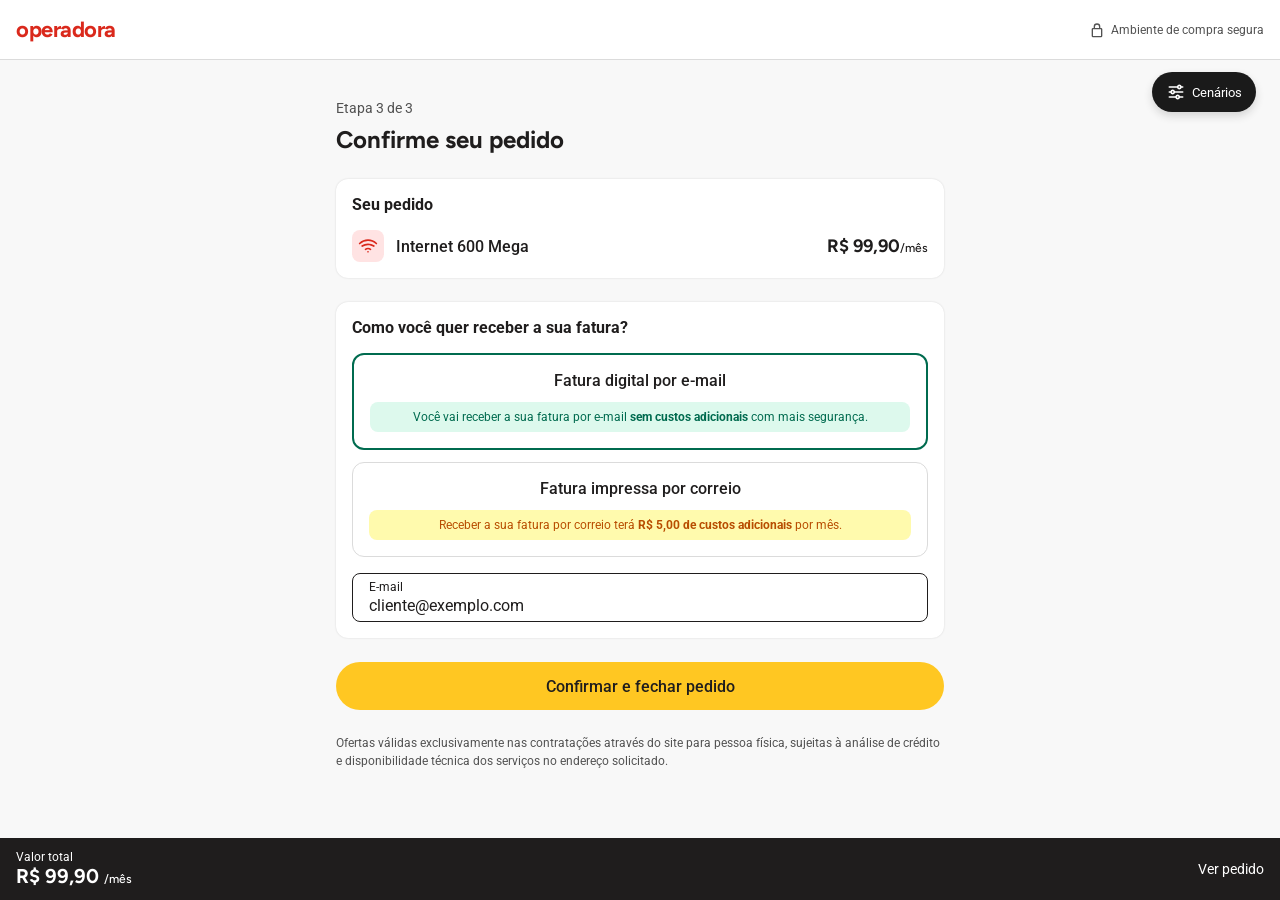
<file: prototipo-analise-credito/index.html>
<!doctype html>
<html lang="pt-BR">
<head>
  <meta charset="utf-8">
  <meta name="viewport" content="width=device-width, initial-scale=1">
  <meta name="robots" content="noindex, nofollow">
  <title>Análise de crédito — protótipo navegável</title>
  <link rel="stylesheet" href="css/tokens.css">
  <link rel="stylesheet" href="css/styles.css">
</head>
<body>

<svg xmlns="http://www.w3.org/2000/svg" style="display:none" aria-hidden="true">
  <symbol id="i-close" viewBox="0 0 24 24"><path fill="currentColor" d="M12 23C18.07 23 23 18.07 23 12S18.07 1 12 1 1 5.93 1 12s4.93 11 11 11Zm0-20c4.96 0 9 4.04 9 9s-4.04 9-9 9-9-4.04-9-9 4.04-9 9-9Z"/><path fill="currentColor" d="M8.29 15.71a1 1 0 0 0 1.41 0L12 13.41l2.29 2.3a1 1 0 0 0 1.41-1.41L13.41 12l2.29-2.29a1 1 0 0 0-1.41-1.42L12 10.59 9.71 8.3a1 1 0 0 0-1.42 1.4L10.59 12l-2.3 2.29a1 1 0 0 0 0 1.42Z"/></symbol>
  <symbol id="i-check-circle" viewBox="0 0 24 24"><path fill="currentColor" d="M12 1C5.93 1 1 5.93 1 12s4.93 11 11 11 11-4.93 11-11S18.07 1 12 1Zm0 20c-4.96 0-9-4.04-9-9s4.04-9 9-9 9 4.04 9 9-4.04 9-9 9Z"/><path fill="currentColor" d="m15.29 8.29-4.79 4.8-1.79-1.79a1 1 0 0 0-1.41 1.41l2.5 2.5a1 1 0 0 0 1.41 0l5.5-5.5a1 1 0 1 0-1.42-1.42Z"/></symbol>
  <symbol id="i-error" viewBox="0 0 24 24"><path fill="currentColor" d="M12 1C5.93 1 1 5.93 1 12s4.93 11 11 11 11-4.93 11-11S18.07 1 12 1Zm0 20c-4.96 0-9-4.04-9-9s4.04-9 9-9 9 4.04 9 9-4.04 9-9 9Z"/><path fill="currentColor" d="M15.71 8.29a1 1 0 0 0-1.42 0L12 10.59 9.71 8.29a1 1 0 0 0-1.42 1.42L10.59 12l-2.3 2.29a1 1 0 1 0 1.42 1.42L12 13.41l2.29 2.3a1 1 0 0 0 1.42-1.42L13.41 12l2.3-2.29a1 1 0 0 0 0-1.42Z"/></symbol>
  <symbol id="i-home" viewBox="0 0 24 24"><path fill="currentColor" d="M21.6 9.2 12.6 2.2a1 1 0 0 0-1.2 0l-9 7A1 1 0 0 0 2 10v11a2 2 0 0 0 2 2h16a2 2 0 0 0 2-2V10a1 1 0 0 0-.4-.8ZM14 21h-4v-7h4v7Zm6 0h-4v-8a1 1 0 0 0-1-1H9a1 1 0 0 0-1 1v8H4V10.5l8-6.23 8 6.23V21Z"/></symbol>
  <symbol id="i-location" viewBox="0 0 24 24"><path fill="currentColor" d="M18.37 3.7A8.9 8.9 0 0 0 12 1a8.9 8.9 0 0 0-6.37 2.7A9.16 9.16 0 0 0 3 10.18c0 6.81 8.09 12.41 8.44 12.64a1 1 0 0 0 1.12 0C12.91 22.59 21 17 21 10.18a9.16 9.16 0 0 0-2.63-6.48ZM12 20.76C10.25 19.42 5 15 5 10.18c0-1.9.75-3.75 2.06-5.09A6.9 6.9 0 0 1 12 3c1.87 0 3.62.74 4.94 2.1A7.2 7.2 0 0 1 19 10.18C19 15 13.75 19.42 12 20.76Z"/><path fill="currentColor" d="M12 6a4 4 0 1 0 0 8 4 4 0 0 0 0-8Zm0 6a2 2 0 1 1 0-4 2 2 0 0 1 0 4Z"/></symbol>
  <symbol id="i-wifi" viewBox="0 0 24 24"><path fill="currentColor" d="M2.68 9.73A13.6 13.6 0 0 1 12 6c3.42 0 6.74 1.32 9.32 3.73a1 1 0 1 0 1.36-1.46A15.6 15.6 0 0 0 12 4C8.06 4 4.26 5.52 1.32 8.27a1 1 0 1 0 1.36 1.46Z"/><path fill="currentColor" d="M5.55 12.84A12 12 0 0 1 12 11c2.38 0 4.66.66 6.45 1.84a1 1 0 0 0 1.1-1.68A14 14 0 0 0 12 9a14 14 0 0 0-7.55 2.16 1 1 0 1 0 1.1 1.68Z"/><path fill="currentColor" d="M12 16c-.86 0-1.7.28-2.4.8a1 1 0 1 1-1.2-1.6A6 6 0 0 1 12 14c1.3 0 2.55.42 3.6 1.2a1 1 0 0 1-1.2 1.6A4 4 0 0 0 12 16Zm0 2a1 1 0 1 0 0 2h.01a1 1 0 1 0 0-2H12Z"/></symbol>
  <symbol id="i-phone" viewBox="0 0 24 24"><path fill="currentColor" d="M7 2a3 3 0 0 0-3 3v14a3 3 0 0 0 3 3h10a3 3 0 0 0 3-3V5a3 3 0 0 0-3-3H7Zm0 2h10a1 1 0 0 1 1 1v14a1 1 0 0 1-1 1H7a1 1 0 0 1-1-1V5a1 1 0 0 1 1-1Zm3 1a1 1 0 0 0 0 2h4a1 1 0 1 0 0-2h-4Zm2 11a1.5 1.5 0 1 0 0 3 1.5 1.5 0 0 0 0-3Z"/></symbol>
  <symbol id="i-tag" viewBox="0 0 24 24"><path fill="currentColor" d="M21.41 11.58 12.41 2.58A2 2 0 0 0 11 2H4a2 2 0 0 0-2 2v7c0 .53.21 1.04.59 1.41l9 9a2 2 0 0 0 2.82 0l7-7a2 2 0 0 0 0-2.83ZM13 20l-9-9V4h7l9 9-7 7Z"/><circle fill="currentColor" cx="7.5" cy="7.5" r="1.5"/></symbol>
  <symbol id="i-lock" viewBox="0 0 24 24"><path fill="currentColor" d="M18 9h-1V7A5 5 0 0 0 7 7v2H6a2 2 0 0 0-2 2v10a2 2 0 0 0 2 2h12a2 2 0 0 0 2-2V11a2 2 0 0 0-2-2ZM9 7a3 3 0 0 1 6 0v2H9V7Zm9 14H6V11h12v10Z"/></symbol>
  <symbol id="i-sliders" viewBox="0 0 24 24"><path fill="currentColor" d="M4 7h9.17a3 3 0 0 0 5.66 0H20a1 1 0 1 0 0-2h-1.17a3 3 0 0 0-5.66 0H4a1 1 0 0 0 0 2Zm12-2a1 1 0 1 1 0 2 1 1 0 0 1 0-2ZM20 11h-9.17a3 3 0 0 0-5.66 0H4a1 1 0 1 0 0 2h1.17a3 3 0 0 0 5.66 0H20a1 1 0 1 0 0-2ZM8 13a1 1 0 1 1 0-2 1 1 0 0 1 0 2ZM20 17h-3.17a3 3 0 0 0-5.66 0H4a1 1 0 1 0 0 2h7.17a3 3 0 0 0 5.66 0H20a1 1 0 1 0 0-2Zm-6 2a1 1 0 1 1 0-2 1 1 0 0 1 0 2Z"/></symbol>
</svg>

<!-- ============ CHECKOUT (fundo) ============ -->
<div class="page" id="checkout">
  <header class="topbar">
    <span class="topbar__brand">operadora</span>
    <span class="topbar__secure"><svg class="ico" aria-hidden="true"><use href="#i-lock"/></svg> Ambiente de compra segura</span>
  </header>

  <main class="checkout">
    <p class="eyebrow">Etapa 3 de 3</p>
    <h1 class="checkout__title">Confirme seu pedido</h1>

    <section class="block">
      <h2 class="block__title">Seu pedido</h2>
      <div class="summary">
        <span class="summary__icon"><svg class="ico" aria-hidden="true"><use href="#i-wifi"/></svg></span>
        <span class="summary__name">Internet 600 Mega</span>
        <span class="summary__price">R$ 99,90<small>/mês</small></span>
      </div>
    </section>

    <section class="block">
      <h2 class="block__title">Como você quer receber a sua fatura?</h2>
      <div class="bill-options" role="radiogroup" aria-label="Forma de recebimento da fatura">
        <label class="bill is-selected">
          <input type="radio" name="bill" checked>
          <span class="bill__name">Fatura digital por e-mail</span>
          <span class="bill__note bill__note--success">Você vai receber a sua fatura por e-mail <strong>sem custos adicionais</strong> com mais segurança.</span>
        </label>
        <label class="bill">
          <input type="radio" name="bill">
          <span class="bill__name">Fatura impressa por correio</span>
          <span class="bill__note bill__note--warning">Receber a sua fatura por correio terá <strong>R$ 5,00 de custos adicionais</strong> por mês.</span>
        </label>
      </div>
      <div class="field is-filled field--static">
        <span class="field__label">E-mail</span>
        <span class="field__value">cliente@exemplo.com</span>
      </div>
    </section>

    <button class="btn btn--sale btn--block" id="btn-confirmar" type="button">Confirmar e fechar pedido</button>
    <p class="legal">Ofertas válidas exclusivamente nas contratações através do site para pessoa física, sujeitas à análise de crédito e disponibilidade técnica dos serviços no endereço solicitado.</p>
  </main>

  <footer class="sticky-total">
    <div>
      <span class="sticky-total__label">Valor total</span>
      <strong class="sticky-total__value">R$ 99,90 <small>/mês</small></strong>
    </div>
    <span class="sticky-total__link">Ver pedido</span>
  </footer>
</div>

<!-- ============ PÁGINAS DE CONCLUSÃO ============ -->
<div class="page page--result" id="result" hidden>
  <header class="topbar topbar--red"><span class="topbar__brand">operadora</span></header>
  <div class="result">
    <div class="result__card" id="result-card"></div>
    <button class="link-btn" type="button" data-action="restart">Recomeçar o protótipo</button>
  </div>
  <footer class="site-footer">Dados e marcas fictícios · protótipo de demonstração</footer>
</div>

<!-- ============ OVERLAY + MODAL / BOTTOM SHEET ============ -->
<div class="overlay" id="overlay" hidden>
  <div class="sheet" id="sheet" role="dialog" aria-modal="true" aria-labelledby="sheet-title" tabindex="-1"></div>
</div>

<!-- ============ LOADING GLOBAL ============ -->
<div class="global-loading" id="global-loading" hidden role="status" aria-live="polite">
  <span class="spinner spinner--lg" aria-hidden="true"></span>
  <span id="global-loading-text">Analisando seu pedido…</span>
</div>

<!-- ============ PAINEL DE CENÁRIOS (apresentação) ============ -->
<button class="scenario-toggle" id="scenario-toggle" type="button" aria-expanded="false" aria-controls="scenario-panel">
  <svg class="ico" aria-hidden="true"><use href="#i-sliders"/></svg> Cenários
</button>
<aside class="scenario-panel" id="scenario-panel" hidden aria-label="Cenários do protótipo">
  <p class="scenario-panel__title">Cenários do protótipo</p>
  <p class="scenario-panel__hint">Escolha as respostas simuladas antes de navegar.</p>
  <fieldset><legend>Análise de crédito</legend>
    <label><input type="radio" name="credito" value="reprovado" checked> Reprovado</label>
    <label><input type="radio" name="credito" value="aprovado"> Aprovado</label>
  </fieldset>
  <fieldset><legend>CPF do novo titular já está na base?</legend>
    <label><input type="radio" name="base" value="nao" checked> Não</label>
    <label><input type="radio" name="base" value="sim"> Sim</label>
  </fieldset>
  <fieldset><legend>API BVC (dados do titular)</legend>
    <label><input type="radio" name="bvc" value="ok" checked> Responde</label>
    <label><input type="radio" name="bvc" value="falha"> Falha</label>
  </fieldset>
  <fieldset><legend>Novo CPF aprovado?</legend>
    <label><input type="radio" name="novo" value="nao" checked> Não</label>
    <label><input type="radio" name="novo" value="sim"> Sim</label>
  </fieldset>
  <button class="btn btn--primary btn--block btn--sm" type="button" data-action="restart">Recomeçar do checkout</button>
</aside>

<script src="js/app.js"></script>
</body>
</html>
</file>
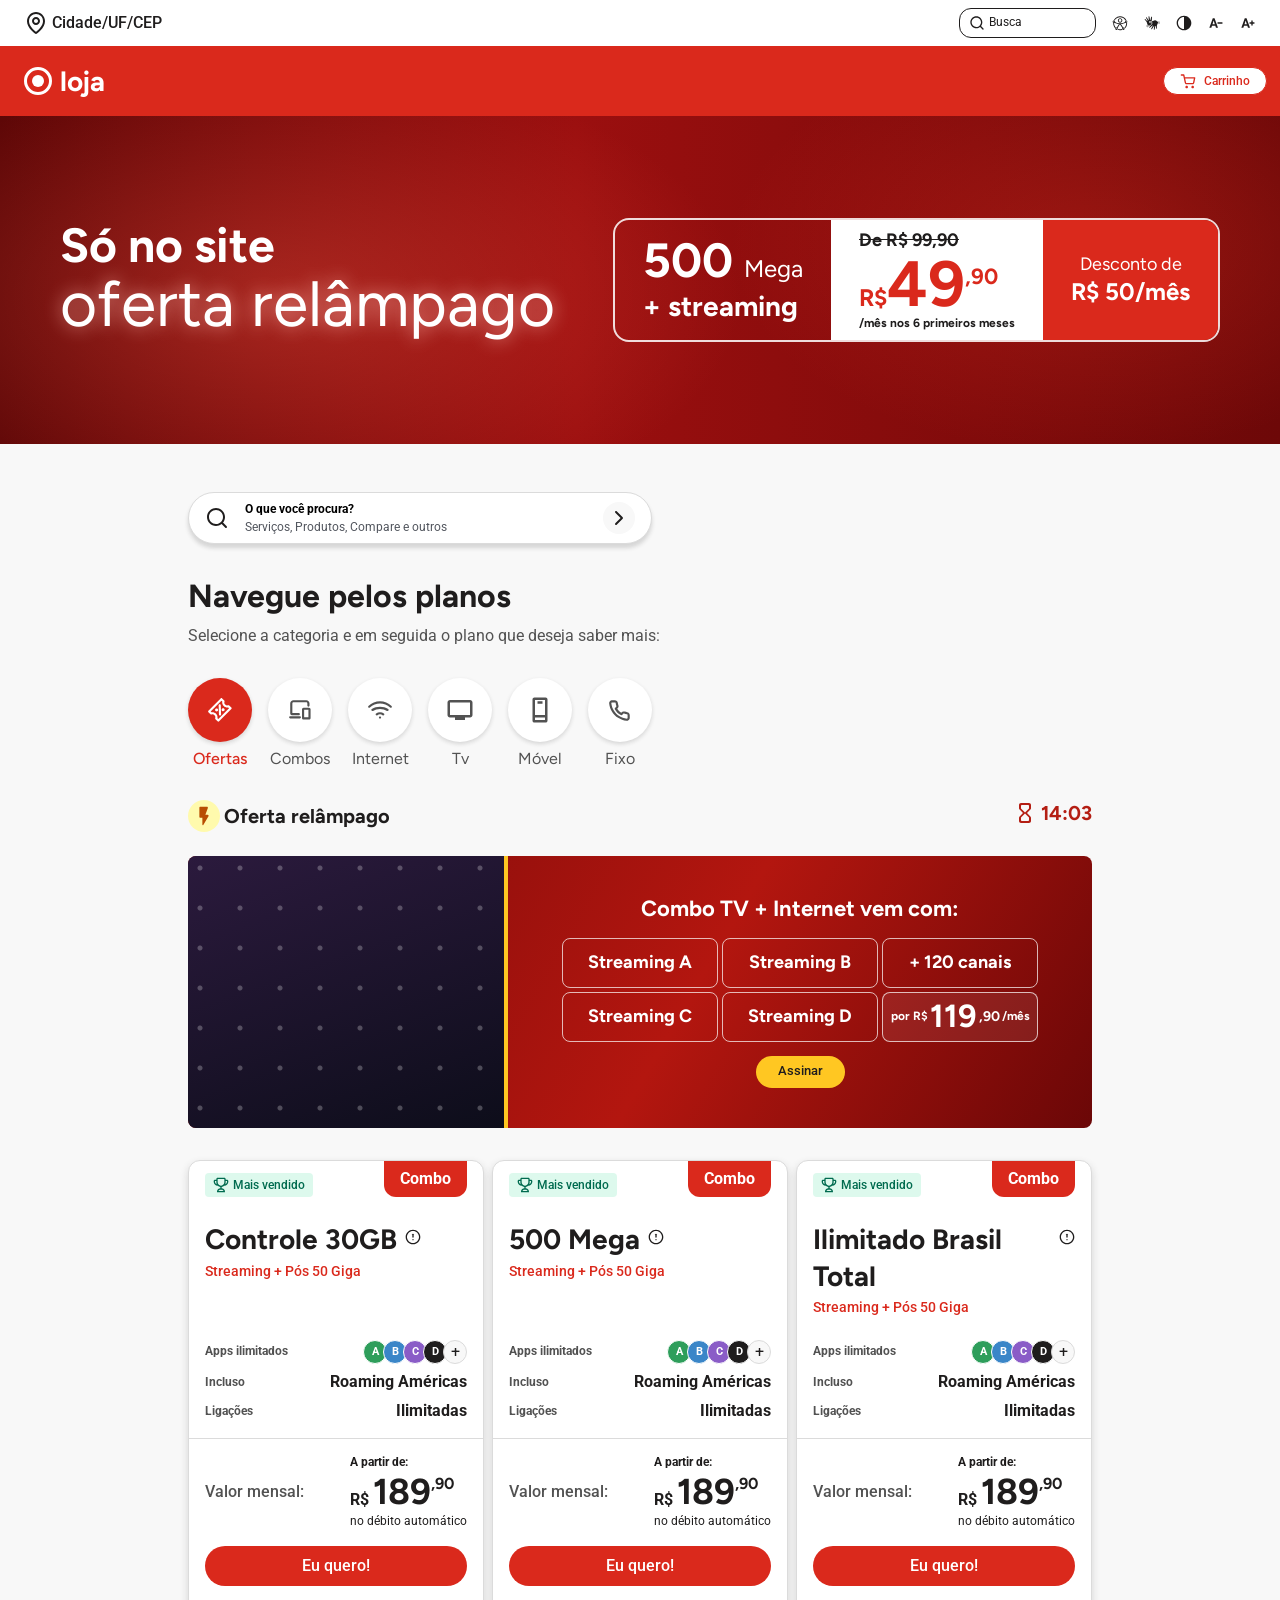
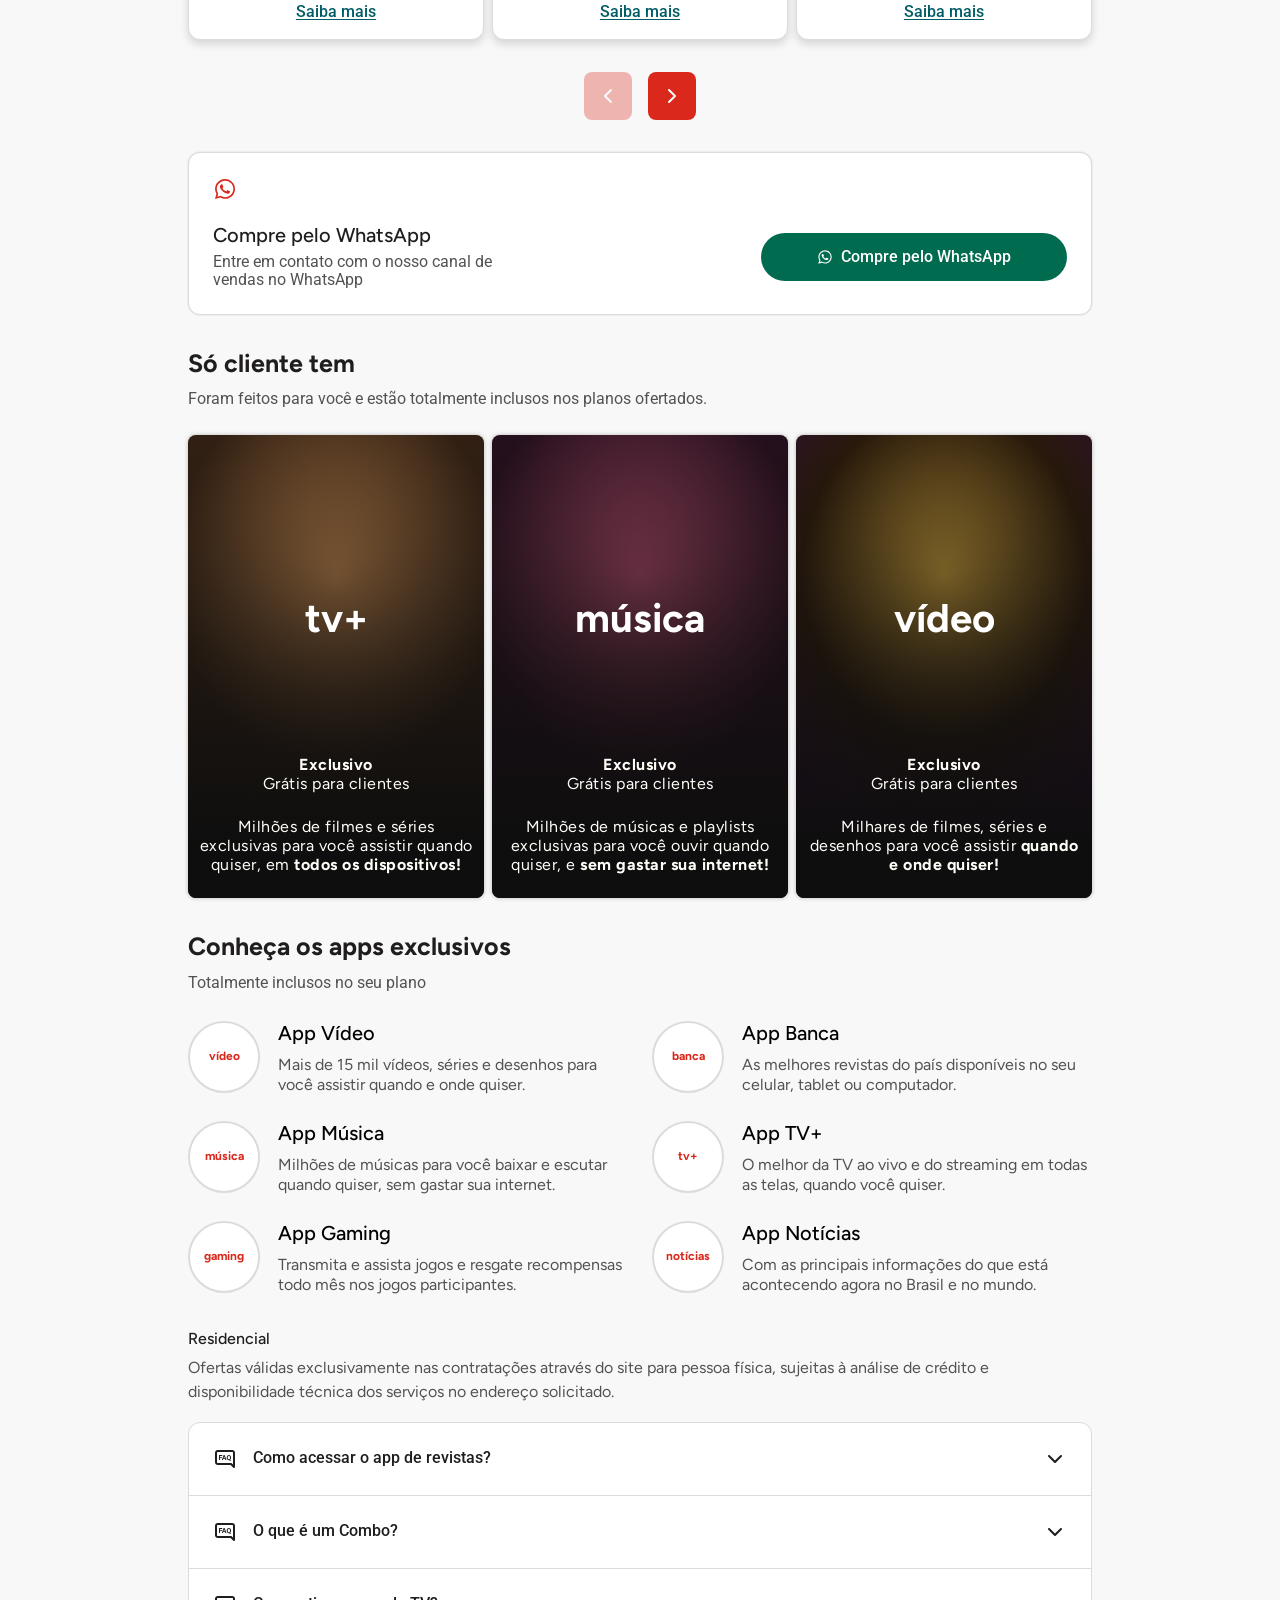
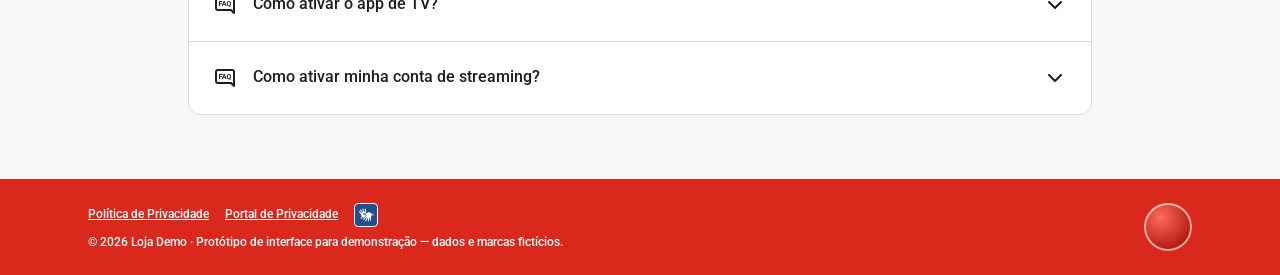
<file: prototipo-carrinho/index.html>
<!doctype html>
<html lang="pt-BR">
<head>
  <meta charset="utf-8">
  <meta name="viewport" content="width=device-width, initial-scale=1">
  <meta name="robots" content="noindex, nofollow">
  <title>Vitrine + Carrinho — protótipo de micro interações</title>
  <link rel="stylesheet" href="css/tokens.css">
  <link rel="stylesheet" href="css/styles.css">
  <link rel="stylesheet" href="css/responsive.css">
</head>
<body>

<!-- ============ SVG SPRITE (ícones exportados do Figma, fill = currentColor) ============ -->
<svg xmlns="http://www.w3.org/2000/svg" style="display:none" aria-hidden="true">
  <symbol id="i-close" viewBox="0 0 24 24"><path fill="currentColor" d="M12 23C18.07 23 23 18.07 23 12C23 5.93 18.07 1 12 1C5.93 1 1 5.93 1 12C1 18.07 5.93 23 12 23ZM12 3C16.96 3 21 7.04 21 12C21 16.96 16.96 21 12 21C7.04 21 3 16.96 3 12C3 7.04 7.04 3 12 3Z"/><path fill="currentColor" d="M8.29 15.71C8.68 16.1 9.31 16.1 9.7 15.71L12 13.41L14.29 15.71C14.68 16.1 15.31 16.1 15.7 15.71C16.09 15.32 16.09 14.69 15.7 14.3L13.41 12L15.7 9.71C16.09 9.32 16.09 8.69 15.7 8.3C15.51 8.1 15.26 8 15 8C14.74 8 14.49 8.1 14.29 8.29L12 10.59L9.71 8.3C9.51 8.1 9.26 8 9 8C8.74 8 8.49 8.1 8.29 8.29C7.9 8.68 7.9 9.31 8.29 9.7L10.59 12L8.3 14.29C7.9 14.68 7.9 15.32 8.29 15.71Z"/></symbol>
  <symbol id="i-trash" viewBox="0 0 16 16"><path fill="currentColor" d="M14 4.00004H11.3334V3.33337C11.3334 2.80004 11.1267 2.30004 10.7467 1.92004C10.3667 1.54004 9.86671 1.33337 9.33337 1.33337H6.66671C6.13337 1.33337 5.63337 1.54004 5.25337 1.92004C4.87337 2.30004 4.66671 2.80004 4.66671 3.33337V4.00004H2.00004C1.63337 4.00004 1.33337 4.30004 1.33337 4.66671C1.33337 5.03337 1.63337 5.33337 2.00004 5.33337H2.66671V12.6667C2.66671 13.2 2.87337 13.7 3.25337 14.08C3.63337 14.46 4.13337 14.6667 4.66671 14.6667H11.3334C11.8667 14.6667 12.3667 14.46 12.7467 14.08C13.1267 13.7 13.3334 13.2 13.3334 12.6667V5.33337H14C14.3667 5.33337 14.6667 5.03337 14.6667 4.66671C14.6667 4.30004 14.3667 4.00004 14 4.00004ZM6.00004 3.33337C6.00004 3.16004 6.07337 2.98671 6.19337 2.86004C6.32004 2.74004 6.49337 2.66671 6.66671 2.66671H9.33337C9.50671 2.66671 9.68004 2.74004 9.80671 2.86004C9.92671 2.98671 10 3.16004 10 3.33337V4.00004H6.00004V3.33337ZM12 12.6667C12 12.84 11.9267 13.0134 11.8067 13.14C11.6867 13.2667 11.5067 13.3334 11.3334 13.3334H4.66671C4.49337 13.3334 4.32004 13.26 4.19337 13.14C4.07337 13.0134 4.00004 12.84 4.00004 12.6667V5.33337H12V12.6667Z"/><path fill="currentColor" d="M6.66671 12C7.03337 12 7.33337 11.7 7.33337 11.3334V7.33337C7.33337 6.96671 7.03337 6.66671 6.66671 6.66671C6.30004 6.66671 6.00004 6.96671 6.00004 7.33337V11.3334C6.00004 11.7 6.30004 12 6.66671 12Z"/><path fill="currentColor" d="M9.33337 12C9.70004 12 10 11.7 10 11.3334V7.33337C10 6.96671 9.70004 6.66671 9.33337 6.66671C8.96671 6.66671 8.66671 6.96671 8.66671 7.33337V11.3334C8.66671 11.7 8.96671 12 9.33337 12Z"/></symbol>
  <symbol id="i-cel5g" viewBox="0 0 24 24"><path fill="currentColor" d="M7 2C5.34315 2 4 3.34315 4 5V19C4 20.6569 5.34315 22 7 22H11C11.5523 22 12 21.5523 12 21C12 20.4477 11.5523 20 11 20H7C6.44772 20 6 19.5523 6 19V5C6 4.44772 6.44772 4 7 4H15C15.5523 4 16 4.44772 16 5V14.782C16 15.3343 16.4477 15.782 17 15.782C17.5523 15.782 18 15.3343 18 14.782V5C18 3.34315 16.6569 2 15 2H7Z"/><path fill="currentColor" d="M10 5C9.44772 5 9 5.44772 9 6C9 6.55228 9.44772 7 10 7H12C12.5523 7 13 6.55228 13 6C13 5.44772 12.5523 5 12 5H10Z"/><path fill="currentColor" d="M12 17C12 17.5523 11.5523 18 11 18C10.4477 18 10 17.5523 10 17C10 16.4477 10.4477 16 11 16C11.5523 16 12 16.4477 12 17Z"/><path fill="currentColor" d="M16.58 19.786C16.344 19.59 16.016 19.492 15.596 19.492C15.512 19.492 15.374 19.5 15.182 19.516V18.592H16.79V17.86H14.432V20.278C14.776 20.214 15.06 20.182 15.284 20.182C15.512 20.182 15.688 20.222 15.812 20.302C15.94 20.382 16.004 20.506 16.004 20.674C16.004 20.91 15.872 21.084 15.608 21.196C15.348 21.304 14.956 21.358 14.432 21.358V22.072C15.232 22.072 15.848 21.954 16.28 21.718C16.716 21.478 16.934 21.112 16.934 20.62C16.934 20.256 16.816 19.978 16.58 19.786Z"/><path fill="currentColor" d="M20.0669 18.61C20.2549 18.638 20.4109 18.674 20.5349 18.718V17.932C20.2349 17.836 19.9009 17.788 19.5329 17.788C19.0849 17.788 18.7029 17.876 18.3869 18.052C18.0749 18.224 17.8389 18.472 17.6789 18.796C17.5189 19.116 17.4389 19.496 17.4389 19.936C17.4389 20.368 17.5149 20.746 17.6669 21.07C17.8229 21.39 18.0509 21.638 18.3509 21.814C18.6549 21.986 19.0249 22.072 19.4609 22.072C19.6369 22.072 19.8389 22.058 20.0669 22.03C20.2989 22.002 20.5049 21.964 20.6849 21.916V20.002H19.7969V21.286L19.5029 21.298C19.1229 21.298 18.8429 21.182 18.6629 20.95C18.4869 20.714 18.3989 20.374 18.3989 19.93C18.3989 19.018 18.7849 18.562 19.5569 18.562C19.7089 18.562 19.8789 18.578 20.0669 18.61Z"/></symbol>
  <symbol id="i-wifi" viewBox="0 0 24 24"><path fill="currentColor" d="M2.68228 9.7311C5.26468 7.32116 8.57836 6 12 6C15.4216 6 18.7353 7.32116 21.3177 9.7311C21.7215 10.1079 22.3543 10.086 22.7311 9.68227C23.1079 9.2785 23.0861 8.64571 22.6823 8.2689C19.7402 5.52335 15.9426 4 12 4C8.05737 4 4.25976 5.52335 1.31773 8.2689C0.913957 8.64571 0.892097 9.2785 1.26891 9.68227C1.64571 10.086 2.2785 10.1079 2.68228 9.7311Z"/><path fill="currentColor" d="M5.54953 12.8355C7.33744 11.6599 9.61979 11 12.0001 11C14.3804 11 16.6628 11.6599 18.4507 12.8355C18.9122 13.139 19.5322 13.0109 19.8357 12.5494C20.1391 12.088 20.011 11.4679 19.5495 11.1645C17.4068 9.75547 14.7353 9 12.0001 9C9.26488 9 6.59345 9.75547 4.45069 11.1645C3.98923 11.4679 3.86113 12.088 4.16457 12.5494C4.468 13.0109 5.08807 13.139 5.54953 12.8355Z"/><path fill="currentColor" d="M12.0001 16C11.1431 16 10.3029 16.2783 9.59606 16.803C9.15258 17.1321 8.52624 17.0395 8.19708 16.596C7.86792 16.1525 7.96059 15.5262 8.40407 15.197C9.45004 14.4207 10.7068 14 12.0001 14C13.2933 14 14.5501 14.4207 15.5961 15.197C16.0395 15.5262 16.1322 16.1525 15.803 16.596C15.4739 17.0395 14.8475 17.1321 14.4041 16.803C13.6972 16.2783 12.857 16 12.0001 16Z"/><path fill="currentColor" d="M12 18C11.4477 18 11 18.4477 11 19C11 19.5523 11.4477 20 12 20H12.01C12.5623 20 13.01 19.5523 13.01 19C13.01 18.4477 12.5623 18 12.01 18H12Z"/></symbol>
  <symbol id="i-fixo" viewBox="0 0 24 24"><path fill="currentColor" d="M20.3595 14.93C19.9295 14.42 19.3295 14.1 18.6595 14C17.9095 13.9 17.1795 13.72 16.4795 13.46C15.9995 13.28 15.4695 13.24 14.9595 13.35C14.4495 13.46 13.9895 13.71 13.6195 14.08L13.0895 14.61C11.6095 13.65 10.3395 12.38 9.37955 10.9L9.90955 10.37C10.2795 10 10.5295 9.54 10.6295 9.03C10.7395 8.52 10.6995 8 10.5195 7.51C10.2595 6.81 10.0695 6.08 9.97955 5.32C9.87955 4.68 9.54955 4.08 9.05955 3.65C8.55955 3.23 7.93955 3.02 7.26955 3H4.70955C4.32955 3 3.95955 3.08 3.60955 3.23C3.26955 3.38 2.95955 3.6 2.70955 3.88C2.44955 4.16 2.25955 4.48 2.13955 4.84C2.01955 5.2 1.97955 5.57 2.00955 5.97C2.30955 8.75 3.26955 11.46 4.77955 13.8C6.15955 15.97 8.03955 17.85 10.2095 19.22C12.5495 20.73 15.2495 21.69 18.0395 22C18.1295 22 18.2095 22 18.2895 22C18.5795 22 18.8695 21.95 19.1595 21.86C19.5195 21.74 19.8495 21.55 20.1195 21.29C20.3995 21.04 20.6195 20.73 20.7695 20.38C20.9195 20.03 20.9995 19.66 20.9995 19.29V16.74C21.0095 16.08 20.7795 15.44 20.3595 14.93ZM18.9995 16.73V19.29C18.9995 19.39 18.9795 19.49 18.9395 19.57C18.8995 19.66 18.8395 19.74 18.7695 19.81C18.6995 19.88 18.6095 19.93 18.5195 19.96C18.4195 20 18.3295 20 18.2395 20C15.7795 19.73 13.3795 18.88 11.2895 17.53C9.35955 16.31 7.68955 14.64 6.45955 12.71C5.11955 10.63 4.25955 8.22 3.99955 5.77C3.98955 5.67 3.99955 5.58 4.02955 5.48C4.06955 5.39 4.11955 5.3 4.18955 5.23C4.24955 5.16 4.32955 5.1 4.41955 5.06C4.50955 5.02 4.60955 5 4.70955 5H7.27955C7.45955 5 7.62955 5.06 7.74955 5.17C7.87955 5.28 7.96955 5.44 7.98955 5.6C8.10955 6.49 8.32955 7.37 8.63955 8.22C8.68955 8.35 8.69955 8.48 8.66955 8.62C8.64955 8.74 8.57955 8.86 8.48955 8.96L7.39955 10.04C7.07955 10.36 7.00955 10.85 7.23955 11.24C8.53955 13.53 10.4495 15.43 12.7395 16.73C13.1295 16.95 13.6195 16.89 13.9395 16.57L15.0195 15.49C15.1195 15.39 15.2395 15.33 15.3695 15.3C15.5095 15.27 15.6495 15.28 15.7695 15.33C16.6095 15.64 17.4995 15.86 18.3795 15.98C18.5495 16 18.7095 16.09 18.8195 16.22C18.9295 16.35 18.9895 16.52 18.9895 16.69C18.9995 16.71 18.9995 16.72 18.9995 16.73Z"/></symbol>
  <symbol id="i-check-circle" viewBox="0 0 24 24"><path fill="currentColor" d="M12 1C5.93 1 1 5.93 1 12C1 18.07 5.93 23 12 23C18.07 23 23 18.07 23 12C23 5.93 18.07 1 12 1ZM12 21C7.04 21 3 16.96 3 12C3 7.04 7.04 3 12 3C16.96 3 21 7.04 21 12C21 16.96 16.96 21 12 21Z"/><path fill="currentColor" d="M15.29 8.29L10.5 13.09L8.71 11.3C8.32 10.91 7.69 10.91 7.3 11.3C6.91 11.69 6.91 12.32 7.3 12.71L9.8 15.21C9.99 15.4 10.24 15.5 10.5 15.5C10.76 15.5 11.01 15.4 11.21 15.21L16.71 9.71C17.1 9.32 17.1 8.69 16.71 8.3C16.32 7.9 15.68 7.9 15.29 8.29Z"/></symbol>
  <symbol id="i-cart-empty" viewBox="0 0 120 120"><path fill="currentColor" fill-rule="evenodd" clip-rule="evenodd" d="M5 15C5 12.2386 7.23858 10 10 10H28.1818C30.5473 10 32.5891 11.6576 33.0751 13.9726L36.7899 31.6661H110C111.498 31.6661 112.917 32.3378 113.867 33.4963C114.816 34.6548 115.197 36.178 114.903 37.6469L107.622 74.0418C106.955 77.2444 105.138 80.069 102.555 82.051C99.9907 84.019 96.8206 85.0461 93.5955 84.9984H49.4954C46.2704 85.0461 43.1002 84.019 40.5357 82.051C37.9543 80.07 36.1378 77.2472 35.4697 74.0464L27.8809 37.9008C27.847 37.7675 27.8185 37.632 27.7956 37.4945L24.1226 20H10C7.23858 20 5 17.7614 5 15ZM38.8894 41.6661L45.2585 72.0021C45.4226 72.7894 45.8825 73.549 46.6238 74.1178C47.3699 74.6904 48.3393 75.0179 49.3632 74.9992L49.4545 74.9984H93.6364L93.7277 74.9992C94.7516 75.0179 95.721 74.6904 96.4671 74.1178C97.2038 73.5525 97.6626 72.7989 97.8293 72.0169L103.901 41.6661H38.8894Z"/><path fill="currentColor" d="M95 115C100.523 115 105 110.523 105 105C105 99.4771 100.523 95 95 95C89.4771 95 85 99.4771 85 105C85 110.523 89.4771 115 95 115Z"/><path fill="currentColor" d="M50 115C55.5228 115 60 110.523 60 105C60 99.4771 55.5228 95 50 95C44.4772 95 40 99.4771 40 105C40 110.523 44.4772 115 50 115Z"/></symbol>
  <symbol id="i-plus" viewBox="0 0 24 24"><path fill="currentColor" d="M18 11H13V6C13 5.45 12.55 5 12 5C11.45 5 11 5.45 11 6V11H6C5.45 11 5 11.45 5 12C5 12.55 5.45 13 6 13H11V18C11 18.55 11.45 19 12 19C12.55 19 13 18.55 13 18V13H18C18.55 13 19 12.55 19 12C19 11.45 18.55 11 18 11Z"/></symbol>
  <symbol id="i-tv" viewBox="0 0 24 24"><path fill="currentColor" transform="translate(1 2)" d="M19 0L3 0C1.35 0 0 1.36 0 3.02L0 13.09C0 14.76 1.35 16.12 3 16.12L9.4 16.12L4.46 19.3L5.54 21L11.25 17.31C12.15 17.91 14.44 19.44 16.39 20.95L17.61 19.35C16.03 18.13 14.29 16.92 13.08 16.12L19 16.12C20.65 16.12 22 14.76 22 13.09L22 3.02C22 1.36 20.65 0 19 0ZM20 13.09C20 13.65 19.55 14.1 19 14.1L3 14.1C2.45 14.1 2 13.65 2 13.09L2 3.02C2 2.47 2.45 2.01 3 2.01L19 2.01C19.55 2.01 20 2.47 20 3.02L20 13.09Z"/></symbol>
  <symbol id="i-chevron-down" viewBox="0 0 24 24"><path fill="currentColor" transform="translate(5 8)" d="M13.71 0.29C13.32 -0.1 12.69 -0.1 12.3 0.29L7 5.59L1.7 0.29C1.31 -0.1 0.68 -0.1 0.29 0.29C-0.1 0.68 -0.1 1.31 0.29 1.7L6.29 7.7C6.48 7.9 6.73 8 7 8C7.26 8 7.51 7.9 7.71 7.71L13.71 1.71C14.1 1.32 14.1 0.68 13.71 0.29Z"/></symbol>
  <symbol id="i-chevron-right" viewBox="0 0 24 24"><path fill="currentColor" d="M15.7073 11.2914L9.70356 5.29245C9.31332 4.90252 8.68293 4.90252 8.29268 5.29245C7.90244 5.68238 7.90244 6.31227 8.29268 6.7022L13.586 12.0012L8.29268 17.2903C7.90244 17.6802 7.90244 18.3101 8.29268 18.7001C8.4828 18.9 8.73296 19 8.99312 19C9.25328 19 9.50344 18.9 9.70356 18.7101L15.7073 12.7111C16.0976 12.3212 16.0976 11.6813 15.7073 11.2914Z"/></symbol>
  <symbol id="i-chevron-left" viewBox="0 0 24 24"><path fill="currentColor" transform="matrix(-1 0 0 1 24 0)" d="M15.7073 11.2914L9.70356 5.29245C9.31332 4.90252 8.68293 4.90252 8.29268 5.29245C7.90244 5.68238 7.90244 6.31227 8.29268 6.7022L13.586 12.0012L8.29268 17.2903C7.90244 17.6802 7.90244 18.3101 8.29268 18.7001C8.4828 18.9 8.73296 19 8.99312 19C9.25328 19 9.50344 18.9 9.70356 18.7101L15.7073 12.7111C16.0976 12.3212 16.0976 11.6813 15.7073 11.2914Z"/></symbol>
  <symbol id="i-cart" viewBox="0 0 16 16"><path fill="currentColor" fill-rule="evenodd" clip-rule="evenodd" d="M0.666748 2.00004C0.666748 1.63185 0.965225 1.33337 1.33341 1.33337H3.75766C4.07305 1.33337 4.34529 1.55439 4.4101 1.86306L4.9054 4.22219H14.6667C14.8665 4.22219 15.0557 4.31175 15.1823 4.46621C15.3089 4.62068 15.3596 4.82378 15.3205 5.01963L14.3497 9.87228C14.2608 10.2993 14.0185 10.6759 13.6741 10.9402C13.3322 11.2026 12.9095 11.3395 12.4795 11.3332H6.59947C6.16946 11.3395 5.74678 11.2026 5.40484 10.9402C5.06065 10.676 4.81845 10.2997 4.72938 9.8729L3.71753 5.05349C3.71302 5.0357 3.70921 5.01763 3.70616 4.99931L3.21642 2.66671H1.33341C0.965225 2.66671 0.666748 2.36823 0.666748 2.00004ZM5.18534 5.55553L6.03455 9.60032C6.05642 9.70529 6.11775 9.80657 6.21658 9.88242C6.31607 9.95876 6.44532 10.0024 6.58184 9.99994L6.59402 9.99983H12.4849L12.4971 9.99994C12.6336 10.0024 12.7629 9.95876 12.8624 9.88242C12.9606 9.80704 13.0218 9.70656 13.044 9.60229L13.8535 5.55553H5.18534Z"/><path fill="currentColor" d="M12.6667 15.3334C13.4031 15.3334 14.0001 14.7364 14.0001 14C14.0001 13.2637 13.4031 12.6667 12.6667 12.6667C11.9304 12.6667 11.3334 13.2637 11.3334 14C11.3334 14.7364 11.9304 15.3334 12.6667 15.3334Z"/><path fill="currentColor" d="M6.66675 15.3334C7.40313 15.3334 8.00008 14.7364 8.00008 14C8.00008 13.2637 7.40313 12.6667 6.66675 12.6667C5.93037 12.6667 5.33341 13.2637 5.33341 14C5.33341 14.7364 5.93037 15.3334 6.66675 15.3334Z"/></symbol>
  <symbol id="i-search" viewBox="0 0 24 24"><path fill="currentColor" d="M21.71 20.29L18.03 16.61C19.26 15.07 20 13.12 20 11C20 6.04 15.96 2 11 2C6.04 2 2 6.04 2 11C2 15.96 6.04 20 11 20C13.12 20 15.07 19.26 16.61 18.03L20.29 21.71C20.49 21.9 20.74 22 21 22C21.26 22 21.51 21.9 21.71 21.71C22.1 21.32 22.1 20.68 21.71 20.29ZM4 11C4 7.14 7.14 4 11 4C14.86 4 18 7.14 18 11C18 12.92 17.22 14.66 15.96 15.93C15.95 15.94 15.95 15.94 15.94 15.94C15.93 15.94 15.93 15.95 15.93 15.96C14.66 17.22 12.92 18 11 18C7.14 18 4 14.86 4 11Z"/></symbol>
  <symbol id="i-pcd" viewBox="0 0 16 16"><path fill="currentColor" d="M13.4138 5.40622C12.262 3.40972 10.1887 2.1811 7.88499 2.25788C4.50629 2.41146 2.89372 5.25265 2.81693 5.40622L2.04905 4.94549C2.12584 4.79191 4.04555 1.48999 7.88499 1.33642C10.4958 1.25963 12.9531 2.64183 14.2585 4.94549L13.4906 5.40622H13.4138Z"/><path fill="currentColor" d="M3.20057 13.1625C2.73983 12.7018 2.35589 12.1642 2.04873 11.6267C1.43442 10.5517 1.12727 9.32306 1.20406 8.09444H2.12552C2.12552 8.86233 2.20231 10.0142 2.89341 11.166C3.20057 11.6267 3.50772 12.0875 3.89166 12.4714L3.20057 13.1625Z"/><path fill="currentColor" d="M13.1066 13.2393L12.4923 12.5482C13.0298 12.0107 13.4137 11.4731 13.7209 10.782C14.1816 9.70701 14.1816 8.78554 14.1816 8.09444H15.1031C15.1031 8.78554 15.1031 9.93737 14.5656 11.166C14.2584 11.9339 13.7209 12.625 13.1066 13.2393Z"/><path fill="currentColor" d="M8.03842 15.2351C8.03842 15.2351 7.88484 15.2351 7.80806 15.2351C7.11696 15.2351 6.42586 15.0815 5.73476 14.7743L6.1187 13.9297C6.65622 14.16 7.27053 14.3136 7.88484 14.3136C8.57597 14.3136 9.14045 14.2368 9.83155 13.9297L10.2112 14.7743C9.55498 15.1967 8.88313 15.2351 8.11521 15.2351H8.03842Z"/><path fill="currentColor" d="M8.1153 7.63283C6.88668 7.63283 5.88843 6.63457 5.88843 5.40595C5.88843 4.17733 6.88668 3.17908 8.1153 3.17908C9.34394 3.17908 10.3422 4.17733 10.3422 5.40595C10.3422 6.63457 9.34394 7.63283 8.1153 7.63283ZM8.1153 4.10054C7.4242 4.10054 6.80989 4.71485 6.80989 5.40595C6.80989 6.09705 7.4242 6.71136 8.1153 6.71136C8.80642 6.71136 9.42073 6.09705 9.42073 5.40595C9.42073 4.71485 8.80642 4.10054 8.1153 4.10054Z"/><path fill="currentColor" d="M14.2584 5.48311C13.5673 5.48311 13.0298 6.02064 13.0298 6.71173C13.0298 7.40283 13.0298 6.86531 13.0298 6.9421C11.9547 7.55641 10.1886 8.24751 7.96168 8.24751C5.88839 8.24751 4.19903 7.55641 3.12399 6.9421C3.12399 6.9421 3.12399 6.86531 3.12399 6.78852C3.12399 6.09742 2.58647 5.5599 1.89537 5.5599C1.20427 5.5599 0.666748 6.09742 0.666748 6.78852C0.666748 7.47962 1.20427 8.01714 1.89537 8.01714C2.3561 8.01714 2.43289 7.94035 2.66326 7.70999C3.66151 8.24751 5.1205 8.86181 6.96343 9.09218L4.81334 12.6245C4.73656 12.6245 4.65977 12.6245 4.50619 12.6245C3.81509 12.6245 3.27757 13.162 3.27757 13.8531C3.27757 14.5442 3.81509 15.0817 4.50619 15.0817C5.19729 15.0817 5.73481 14.5442 5.73481 13.8531C5.73481 13.3474 5.65802 13.3924 5.50444 13.162L7.8849 9.24576L10.4189 13.0852C10.2654 13.3156 10.1886 13.5459 10.1886 13.8531C10.1886 14.5442 10.7261 15.0817 11.4172 15.0817C12.1083 15.0817 12.6458 14.5442 12.6458 13.8531C12.6458 13.162 12.1083 12.6245 11.4172 12.6245C10.7261 12.6245 11.2636 12.6245 11.1868 12.6245L8.88316 9.09218C10.8029 8.9386 12.3387 8.3243 13.4137 7.70999C13.6441 7.86357 13.8744 7.94035 14.1048 7.94035C14.7959 7.94035 15.3334 7.40283 15.3334 6.71173C15.3334 6.02064 14.7959 5.48311 14.1048 5.48311H14.2584ZM1.89537 7.17247C1.665 7.17247 1.43464 6.9421 1.43464 6.71173C1.43464 6.48137 1.665 6.251 1.89537 6.251C2.12574 6.251 2.3561 6.48137 2.3561 6.71173C2.3561 6.9421 2.12574 7.17247 1.89537 7.17247ZM4.58298 14.237C4.35261 14.237 4.12225 14.0067 4.12225 13.7763C4.12225 13.5459 4.35261 13.3156 4.58298 13.3156C4.81334 13.3156 5.04371 13.5459 5.04371 13.7763C5.04371 14.0067 4.81334 14.237 4.58298 14.237ZM11.494 13.3924C11.7243 13.3924 11.9547 13.6227 11.9547 13.8531C11.9547 14.0835 11.7243 14.3138 11.494 14.3138C11.2636 14.3138 11.0332 14.0835 11.0332 13.8531C11.0332 13.6227 11.2636 13.3924 11.494 13.3924ZM14.2584 7.17247C14.028 7.17247 13.7976 6.9421 13.7976 6.71173C13.7976 6.48137 14.028 6.251 14.2584 6.251C14.4887 6.251 14.7191 6.48137 14.7191 6.71173C14.7191 6.9421 14.4887 7.17247 14.2584 7.17247Z"/></symbol>
  <symbol id="i-libras" viewBox="0 0 16 16"><path fill="currentColor" d="M5.86182 10.6134C5.9352 10.6201 5.98189 10.6068 6.02859 10.5536C6.36879 10.1743 6.70899 9.80174 7.04251 9.42251C7.38271 9.04328 7.69623 8.65075 7.91636 8.21164C7.94971 8.13845 7.94971 8.13845 7.85633 8.13845C7.56949 8.15841 7.28933 8.17837 7.02917 8.17172C6.46217 8.17837 6.24872 8.13845 5.95521 8.05196C5.64836 7.95217 5.3682 7.8191 5.16141 7.59955C4.89459 7.30681 4.86123 6.93423 5.09471 6.63484C5.29482 6.37537 5.60834 6.28222 5.95521 6.25561C6.18868 6.23565 6.41548 6.22234 6.64228 6.16246C7.01583 6.06267 7.38938 5.96952 7.7496 5.84977C7.80963 5.82981 7.84298 5.80319 7.83631 5.74332C7.82297 5.22437 7.85633 4.69877 7.89635 4.17982C7.91636 3.94696 7.9297 3.7141 7.94971 3.48124C7.9764 3.18185 8.00308 2.88246 8.02309 2.58306C8.03643 2.39677 8.06311 2.21714 8.06311 2.03085C8.06311 1.83791 7.87634 1.69819 7.60951 1.68489C7.38938 1.67158 7.2493 1.77138 7.20261 1.96432C7.09588 2.43669 6.98248 2.90242 6.86908 3.37479C6.75568 3.86047 6.62894 4.34615 6.53555 4.83183C6.51554 4.93163 6.49553 5.03143 6.42215 5.11792C6.34877 5.20441 6.25539 5.21106 6.162 5.14453C6.08862 5.09131 6.0486 5.01812 6.02859 4.94494C6.0019 4.83849 5.98856 4.73203 5.96855 4.62558C5.89517 4.11994 5.80179 3.6143 5.70173 3.10866C5.60834 2.64294 5.50828 2.18387 5.41489 1.71815C5.38154 1.55848 5.26814 1.44537 5.10138 1.37219C5.00799 1.33227 4.92127 1.31896 4.82121 1.35223C4.60775 1.42541 4.44766 1.55848 4.49435 1.76472C4.52771 1.9244 4.53438 2.09073 4.55439 2.25041C4.59441 2.62964 4.62776 3.00887 4.66112 3.3881C4.6878 3.69414 4.70781 3.99353 4.72782 4.29958C4.74116 4.4526 4.74783 4.61228 4.76785 4.7653C4.78119 4.89171 4.79453 5.01147 4.78119 5.12457C4.77452 5.1778 4.76785 5.24433 4.69447 5.26429C4.62109 5.28425 4.56773 5.23767 4.52104 5.19776C4.45433 5.14453 4.40096 5.078 4.36094 5.00481C3.92735 4.3395 3.52712 3.65422 3.10687 2.98225C2.9868 2.79596 2.88007 2.60968 2.73999 2.43669C2.63326 2.29698 2.48651 2.26371 2.31307 2.32359C2.07293 2.40343 1.99288 2.51653 2.03958 2.70947C2.05292 2.77601 2.0796 2.84254 2.11295 2.90907C2.24637 3.18185 2.39312 3.45463 2.53987 3.72075C2.84672 4.29958 3.16691 4.87175 3.45374 5.45723C3.51378 5.59029 3.57381 5.7167 3.56714 5.86307C3.56047 5.96952 3.48709 6.01609 3.36702 5.99614C3.18692 5.96287 3.06685 5.88303 2.95345 5.76993C2.45982 5.27759 1.9662 4.78526 1.47258 4.29958C1.39253 4.21974 1.31916 4.1266 1.21243 4.07337C1.07234 3.99353 0.91225 4.00684 0.785509 4.09998C0.658768 4.19313 0.632086 4.31289 0.712133 4.4393C0.938932 4.80522 1.19909 5.15118 1.46591 5.49715C1.7861 5.90964 2.15965 6.30218 2.45983 6.72798C2.65327 7.00076 2.82671 7.27354 2.88674 7.59289C2.96679 8.00539 3.05351 8.41789 3.18025 8.82373C3.29365 9.183 3.41372 9.54227 3.61384 9.87493C3.80728 10.1943 4.08078 10.4538 4.48101 10.6134C4.58774 10.6467 4.69447 10.6533 4.8012 10.64C5.14807 10.5935 5.50828 10.5802 5.86182 10.6134Z"/><path fill="currentColor" d="M13.7729 6.70817C13.7196 6.62834 13.6462 6.55515 13.5328 6.51523C13.3127 6.43539 13.1125 6.3356 12.9191 6.22249C12.5789 6.0362 12.2921 5.79004 12.0119 5.55052C11.9252 5.47069 11.8251 5.41081 11.6984 5.39085C11.2515 5.2977 10.7979 5.30436 10.3643 5.43077C9.80394 5.59044 9.26362 5.79669 8.72997 6.00959C8.40311 6.136 8.09626 6.30233 7.76274 6.42209C7.37584 6.56846 6.96894 6.66825 6.5687 6.78136C6.31522 6.84789 6.06174 6.91442 5.78824 6.90112C5.69486 6.90112 5.5948 6.91442 5.50141 6.94769C5.37467 6.99426 5.32797 7.09406 5.39468 7.20051C5.42803 7.25373 5.47473 7.29365 5.52809 7.33357C5.68819 7.44668 5.87496 7.51321 6.07508 7.55313C6.44863 7.62631 6.82886 7.58639 7.20908 7.57308C7.4759 7.55978 7.73605 7.51321 8.00955 7.55313C8.21634 7.58639 8.36976 7.68619 8.40311 7.82591C8.42979 7.93236 8.42312 8.03881 8.38977 8.1386C8.26303 8.53114 8.05624 8.89041 7.79609 9.22972C7.23576 9.97488 6.58871 10.6668 5.95501 11.3654C5.71487 11.6315 5.47473 11.8976 5.22792 12.1571C5.1412 12.2569 5.08783 12.37 5.13453 12.5031C5.24126 12.7825 5.5948 12.8757 5.8216 12.6894C5.90831 12.6162 5.99503 12.5363 6.08175 12.4632C6.8422 11.8045 7.60931 11.1658 8.35642 10.5005C8.40978 10.4539 8.46982 10.414 8.54319 10.3874C8.66326 10.3475 8.74331 10.3807 8.77666 10.4872C8.81002 10.5737 8.79001 10.6602 8.74998 10.7333C8.56321 11.0793 8.37643 11.4186 8.19632 11.7579C7.84945 12.4099 7.48924 13.0619 7.15571 13.7206C7.10235 13.8337 7.10902 13.9402 7.14904 14.0466C7.20241 14.193 7.31581 14.2795 7.50258 14.2928C7.72938 14.3061 7.85612 14.2462 7.94951 14.0932C8.02289 13.9668 8.10294 13.8404 8.18298 13.714C8.71663 12.8823 9.26362 12.064 9.83062 11.2523C9.87064 11.1991 9.90399 11.1525 9.95736 11.1126C10.0507 11.0394 10.1175 11.0527 10.1575 11.1525C10.1842 11.219 10.1975 11.2855 10.1908 11.3521C10.1508 11.7579 10.0974 12.1638 10.0374 12.5763C9.96403 13.0886 9.90399 13.5942 9.83729 14.1065C9.82395 14.1996 9.80393 14.2928 9.82395 14.3926C9.8573 14.6055 10.1775 14.7385 10.3976 14.6254C10.4843 14.5855 10.531 14.519 10.5711 14.4458C10.6911 14.1996 10.7178 13.9335 10.7712 13.6807C10.8445 13.3281 10.9046 12.9821 10.978 12.6295C11.0513 12.2569 11.1247 11.8777 11.2181 11.5118C11.2514 11.372 11.2848 11.2323 11.3782 11.1126C11.4516 11.0128 11.5583 10.9995 11.6584 11.0926C11.7384 11.1658 11.7851 11.2456 11.8118 11.3454C11.8585 11.5517 11.8718 11.7646 11.8985 11.9775C11.9319 12.2436 11.9719 12.5097 11.9986 12.7759C12.0319 13.0553 12.0653 13.3347 12.112 13.6075C12.1386 13.7672 12.2854 13.8736 12.4588 13.867C12.6122 13.8603 12.7857 13.7871 12.799 13.6008C12.839 13.2615 12.8591 12.9222 12.8657 12.5829C12.8724 12.2636 12.8791 11.9376 12.8524 11.6182C12.839 11.3521 12.8457 11.086 12.8657 10.8132C12.8857 10.5138 12.9324 10.221 13.0859 9.94826C13.3727 9.42266 13.6328 8.89041 13.8196 8.3382C13.9063 8.06542 13.9931 7.78599 13.9997 7.48659C13.9997 7.20051 13.9397 6.94103 13.7729 6.70817Z"/><path fill="currentColor" d="M15.4152 6.5298C15.489 6.72888 15.5781 6.91636 15.6192 7.11384C15.7331 7.66188 15.6373 8.19534 15.4632 8.71824C15.4478 8.76448 15.4244 8.80837 15.4017 8.85182C15.3557 8.94026 15.2819 8.97707 15.1908 8.93264C15.1007 8.88866 15.0807 8.8089 15.1231 8.71752C15.2719 8.39677 15.3245 8.05339 15.3517 7.70621C15.3783 7.36695 15.3041 7.04242 15.1881 6.72416C15.1684 6.6699 15.1828 6.57256 15.2208 6.53681C15.2563 6.50335 15.3439 6.52523 15.4152 6.5298Z"/><path fill="currentColor" d="M14.3979 8.66954C14.3961 8.62167 14.3903 8.58115 14.4004 8.54512C14.5919 7.8638 14.5983 7.19626 14.2617 6.55155C14.2136 6.45938 14.2268 6.37612 14.3273 6.32549C14.4271 6.27519 14.4914 6.33158 14.5359 6.41121C14.6923 6.69162 14.7918 6.99449 14.8232 7.3117C14.8634 7.7182 14.8409 8.12447 14.732 8.52191C14.7214 8.56065 14.7109 8.59986 14.6954 8.63677C14.6292 8.79422 14.5205 8.80933 14.3979 8.66954Z"/><path fill="currentColor" d="M3.44848 11.8365C3.53317 11.8955 3.60828 11.952 3.68811 12.0008C3.78 12.057 3.8342 12.127 3.77197 12.2311C3.7095 12.3357 3.61789 12.3213 3.52797 12.267C3.08432 11.9991 2.74479 11.6325 2.521 11.1664C2.41545 10.9465 2.3324 10.7151 2.25129 10.4846C2.20816 10.362 2.2573 10.2665 2.35269 10.2503C2.47845 10.229 2.52418 10.3086 2.55331 10.4148C2.67803 10.8693 2.88994 11.2774 3.21416 11.6226C3.28421 11.6971 3.36509 11.7615 3.44848 11.8365Z"/><path fill="currentColor" d="M3.83066 11.506C3.43029 11.1594 3.15521 10.7364 2.95677 10.2599C2.94656 10.2354 2.94234 10.2085 2.93368 10.1833C2.89874 10.0816 2.92641 10.0024 3.02992 9.96954C3.13646 9.93575 3.18711 10.0022 3.233 10.0922C3.36011 10.3415 3.48242 10.5951 3.63338 10.8298C3.85062 11.1676 4.16075 11.4075 4.52137 11.5828C4.64418 11.6425 4.67903 11.725 4.62338 11.8144C4.55822 11.9191 4.46394 11.908 4.37854 11.857C4.1951 11.7475 4.01781 11.6277 3.83066 11.506Z"/></symbol>
  <symbol id="i-contrast" viewBox="0 0 16 16"><path fill="currentColor" d="M8.00008 0.666626C3.95341 0.666626 0.666748 3.95329 0.666748 7.99996C0.666748 12.0466 3.95341 15.3333 8.00008 15.3333C12.0467 15.3333 15.3334 12.0466 15.3334 7.99996C15.3334 3.95329 12.0467 0.666626 8.00008 0.666626ZM2.00008 7.99996C2.00008 4.69329 4.69341 1.99996 8.00008 1.99996V14C4.69341 14 2.00008 11.3066 2.00008 7.99996Z"/></symbol>
  <symbol id="i-font-minus" viewBox="0 0 16 16"><path fill="currentColor" d="M13.9999 7.33337H9.99992C9.63325 7.33337 9.33325 7.63337 9.33325 8.00004C9.33325 8.36671 9.63325 8.66671 9.99992 8.66671H13.9999C14.3666 8.66671 14.6666 8.36671 14.6666 8.00004C14.6666 7.63337 14.3666 7.33337 13.9999 7.33337Z"/><path fill="currentColor" d="M4.77325 3.33337L1.33325 12.6667H3.35992L3.99992 10.7H7.32658L7.96658 12.6667H9.99992L6.54658 3.33337H4.77325ZM4.49325 9.19337L5.66658 5.59337L6.83992 9.19337H4.49325Z"/></symbol>
  <symbol id="i-font-plus" viewBox="0 0 16 16"><path fill="currentColor" fill-rule="evenodd" clip-rule="evenodd" d="M6.54658 3.33337L9.99992 12.6667H7.96658L7.32658 10.7H3.99992L3.35992 12.6667H1.33325L4.77325 3.33337H6.54658ZM5.66658 5.59337L4.49325 9.19337H6.83992L5.66658 5.59337Z"/><path fill="currentColor" d="M12.6666 7.33337H13.9999C14.3666 7.33337 14.6666 7.63337 14.6666 8.00004C14.6666 8.36671 14.3666 8.66671 13.9999 8.66671H12.6666V10C12.6666 10.3667 12.3666 10.6667 11.9999 10.6667C11.6333 10.6667 11.3333 10.3667 11.3333 10V8.66671H9.99992C9.63325 8.66671 9.33325 8.36671 9.33325 8.00004C9.33325 7.63337 9.63325 7.33337 9.99992 7.33337H11.3333V6.00004C11.3333 5.63337 11.6333 5.33337 11.9999 5.33337C12.3666 5.33337 12.6666 5.63337 12.6666 6.00004V7.33337Z"/></symbol>
  <symbol id="i-location" viewBox="0 0 24 24"><path fill="currentColor" d="M18.37 3.7C16.67 1.96 14.41 1 12 1C9.63 1 7.3 1.98 5.63 3.7C3.93 5.43 3 7.73 3 10.18C3 16.99 11.09 22.59 11.44 22.82C11.61 22.94 11.8 23 12 23C12.2 23 12.39 22.94 12.56 22.83C12.91 22.59 21 17 21 10.18C21 7.73 20.07 5.43 18.37 3.7ZM12 20.76C10.25 19.42 5 15 5 10.18C5 8.28 5.75 6.43 7.06 5.09C8.38 3.74 10.13 3 12 3C13.87 3 15.62 3.74 16.94 5.1C18.25 6.43 19 8.29 19 10.18C19 15 13.75 19.42 12 20.76Z"/><path fill="currentColor" d="M12 6C9.79 6 8 7.79 8 10C8 12.21 9.79 14 12 14C14.21 14 16 12.21 16 10C16 7.79 14.21 6 12 6ZM12 12C10.9 12 10 11.1 10 10C10 8.9 10.9 8 12 8C13.1 8 14 8.9 14 10C14 11.1 13.1 12 12 12Z"/></symbol>
  <symbol id="i-offer" viewBox="0 0 26 26"><path fill="currentColor" d="M24.3292 10.5665L22.2102 8.44745C21.8966 8.13392 21.4317 8.04743 21.0209 8.22041C20.1452 8.59881 19.01 8.3069 18.21 7.50686C17.4099 6.70682 17.1288 5.58244 17.4964 4.69591C17.6694 4.28508 17.5829 3.82019 17.2694 3.50667L15.1504 1.38764C14.7287 0.966001 14.0476 0.966001 13.626 1.38764L1.38752 13.6261C0.965878 14.0477 0.965878 14.7288 1.38752 15.1505L3.50654 17.2695C3.82007 17.583 4.28496 17.6695 4.69579 17.4965C5.57151 17.1181 6.7067 17.4101 7.50674 18.2101C8.30678 19.0101 8.58787 20.1345 8.22029 21.021C8.04731 21.4319 8.1338 21.8968 8.44733 22.2103L10.5664 24.3293C10.7826 24.5455 11.0529 24.6428 11.334 24.6428C11.6151 24.6428 11.8853 24.5347 12.1016 24.3293L24.3292 12.1017C24.5454 11.8855 24.6427 11.6152 24.6427 11.3341C24.6427 11.053 24.5346 10.7719 24.3292 10.5665ZM4.57687 15.2802L3.67953 14.3829L14.3828 3.67965L15.2801 4.57699C14.9449 6.10139 15.4639 7.82039 16.6856 9.03126C17.9073 10.2529 19.6154 10.7719 21.1398 10.4367L22.0372 11.3341L11.334 22.0373L10.4366 21.14C10.7718 19.6156 10.2528 17.8966 9.03114 16.6857C7.82027 15.464 6.10127 14.9451 4.57687 15.2802Z"/><path fill="currentColor" d="M10.6424 11.8422C10.0154 11.2584 9.04237 11.2908 8.45855 11.9071C8.17746 12.2098 8.0261 12.599 8.03691 13.0098C8.04772 13.4207 8.2207 13.8099 8.52342 14.0802C8.81533 14.3504 9.18291 14.5018 9.58293 14.5018C10.0478 14.491 10.4262 14.318 10.7181 14.0153C11.2911 13.399 11.2587 12.426 10.6424 11.8422Z"/><path fill="currentColor" d="M16.1344 14.2964C16.5452 14.2964 16.956 14.1343 17.2588 13.8099C17.5399 13.5072 17.6912 13.118 17.6804 12.7072C17.6696 12.2963 17.4966 11.9071 17.1939 11.626C16.5776 11.0422 15.5938 11.0747 15.01 11.7017C14.4262 12.3288 14.4586 13.3018 15.0857 13.8856C15.3776 14.1559 15.756 14.2964 16.1344 14.2964Z"/><path fill="currentColor" d="M13.0106 18.5237C13.6376 18.502 14.1025 18.0047 14.0917 17.4101L13.789 8.24207C13.7674 7.64745 13.2917 7.16094 12.6754 7.19338C12.0808 7.215 11.6159 7.71232 11.6267 8.30694L11.9294 17.475C11.9511 18.0588 12.4268 18.5237 13.0106 18.5237Z"/></symbol>
  <symbol id="i-combo" viewBox="0 0 26 26"><path fill="currentColor" fill-rule="evenodd" clip-rule="evenodd" d="M5.35735 16.0714L11.7859 16.0714C12.3777 16.0714 12.8574 16.5511 12.8574 17.1429C12.8574 17.7346 12.3777 18.2143 11.7859 18.2143L4.82164 18.2143C3.93404 18.2143 3.21449 17.4948 3.21449 16.6072L3.2145 6.42858C3.2145 4.65339 4.65358 3.2143 6.42878 3.2143L19.2859 3.21429C21.0611 3.21429 22.5002 4.65338 22.5002 6.42858V8.57144C22.5002 9.16317 22.0205 9.64287 21.4288 9.64287C20.837 9.64287 20.3574 9.16317 20.3574 8.57144V6.42858C20.3574 5.83685 19.8777 5.35715 19.2859 5.35715L6.42878 5.35716C5.83705 5.35716 5.35735 5.83685 5.35735 6.42858L5.35735 16.0714Z"/><path fill="currentColor" fill-rule="evenodd" clip-rule="evenodd" d="M15.0002 12.3214C15.0002 11.4338 15.7198 10.7143 16.6074 10.7143H21.9645C22.8521 10.7143 23.5716 11.4338 23.5716 12.3214V20.8929C23.5716 21.7805 22.8521 22.5 21.9645 22.5H16.6074C15.7198 22.5 15.0002 21.7805 15.0002 20.8929V12.3214ZM17.1431 12.8572V20.3572H21.4288V12.8572H17.1431Z"/><path fill="currentColor" fill-rule="evenodd" clip-rule="evenodd" d="M2.14307 20.3572C2.14307 19.7654 2.62276 19.2857 3.2145 19.2857L12.8574 19.2857C13.4491 19.2857 13.9288 19.7654 13.9288 20.3572C13.9288 20.9489 13.4491 21.4286 12.8574 21.4286L3.21449 21.4286C2.62276 21.4286 2.14307 20.9489 2.14307 20.3572Z"/></symbol>
  <symbol id="i-tv-screen" viewBox="0 0 30 30"><path fill="currentColor" fill-rule="evenodd" clip-rule="evenodd" d="M5 20V7.5H25L25.0025 20H5ZM25 5H5C3.62125 5 2.5 6.12125 2.5 7.5V20C2.5 21.3787 3.62125 22.5 5 22.5H10V25H20V22.5H25C26.3787 22.5 27.5 21.3787 27.5 20V7.5C27.5 6.12125 26.3787 5 25 5Z"/></symbol>
  <symbol id="i-mobile" viewBox="0 0 30 30"><path fill="currentColor" fill-rule="evenodd" clip-rule="evenodd" d="M20.6287 2.5C21.66 2.5 22.5 3.34 22.5 4.37125V25.6287C22.5 26.66 21.66 27.5 20.6287 27.5H9.37125C8.34 27.5 7.5 26.66 7.5 25.6287V4.37125C7.5 3.34 8.34 2.5 9.37125 2.5H20.6287ZM20 22.5H10V25H20V22.5ZM20 5H10V20H20V5ZM17.5 6.25V8.75H12.5V6.25H17.5Z"/></symbol>
  <symbol id="i-flash" viewBox="0 0 24 24"><path fill="currentColor" d="M7.37061 3.67548V12.6755C7.37061 13.2255 7.82061 13.6755 8.37061 13.6755H10.3706V20.8255C10.3706 21.3355 11.0406 21.5155 11.3006 21.0755L16.4906 12.1755C16.8806 11.5055 16.4006 10.6755 15.6306 10.6755H13.3706L15.8606 4.02548C16.1106 3.37548 15.6306 2.67548 14.9306 2.67548H8.37061C7.82061 2.67548 7.37061 3.12548 7.37061 3.67548Z"/></symbol>
  <symbol id="i-hourglass" viewBox="0 0 24 24"><path fill="currentColor" d="M16 2C17.1 2 18 2.9 18 4V7.17969C18 7.70956 17.79 8.21964 17.4102 8.59961L14 12L17.4199 15.4297C17.7899 15.7997 18 16.3099 18 16.8398V20C18 21.1 17.1 22 16 22H8C6.9 22 6 21.1 6 20V16.8398C6.00004 16.3099 6.21011 15.7999 6.58008 15.4199L10 12L6.58984 8.58984C6.20994 8.20986 6 7.69985 6 7.16992V4C6 2.9 6.9 2 8 2H16ZM8 16.5V19C8 19.55 8.45 20 9 20H15C15.55 20 16 19.55 16 19V16.5L12 12.5L8 16.5ZM9 4C8.45 4 8 4.45 8 5V7.5L12 11.5L16 7.5V5C16 4.45 15.55 4 15 4H9Z"/></symbol>
  <symbol id="i-info" viewBox="0 0 16 16"><path fill="currentColor" d="M7.99984 4.66666C7.63317 4.66666 7.33317 4.96666 7.33317 5.33332V7.99999C7.33317 8.36666 7.63317 8.66666 7.99984 8.66666C8.3665 8.66666 8.6665 8.36666 8.6665 7.99999V5.33332C8.6665 4.96666 8.3665 4.66666 7.99984 4.66666Z"/><path fill="currentColor" d="M7.99984 11.3333C8.36803 11.3333 8.6665 11.0348 8.6665 10.6667C8.6665 10.2985 8.36803 9.99999 7.99984 9.99999C7.63165 9.99999 7.33317 10.2985 7.33317 10.6667C7.33317 11.0348 7.63165 11.3333 7.99984 11.3333Z"/><path fill="currentColor" d="M7.99984 0.666656C3.95317 0.666656 0.666504 3.95332 0.666504 7.99999C0.666504 12.0467 3.95317 15.3333 7.99984 15.3333C12.0465 15.3333 15.3332 12.0467 15.3332 7.99999C15.3332 3.95332 12.0465 0.666656 7.99984 0.666656ZM7.99984 14C4.69317 14 1.99984 11.3067 1.99984 7.99999C1.99984 4.69332 4.69317 1.99999 7.99984 1.99999C11.3065 1.99999 13.9998 4.69332 13.9998 7.99999C13.9998 11.3067 11.3065 14 7.99984 14Z"/></symbol>
  <symbol id="i-trophy" viewBox="0 0 16 16"><path fill="currentColor" fill-rule="evenodd" clip-rule="evenodd" d="M13.9998 2.66666H12.6665V1.99999C12.6665 1.26666 12.0665 0.666656 11.3332 0.666656H4.6665C3.93317 0.666656 3.33317 1.25999 3.33317 1.99999V2.66666H1.99984C1.2665 2.66666 0.666504 3.26666 0.666504 3.99999V4.66666C0.666504 6.87332 2.45984 8.66666 4.6665 8.66666H4.73317C5.4265 9.34666 6.3265 9.79999 7.33317 9.94666V11.3333C5.49317 11.3333 3.99984 12.8267 3.99984 14.6667V15.3333H11.9998V14.6667C11.9998 12.8267 10.5065 11.3333 8.6665 11.3333V9.94666C9.67317 9.79999 10.5732 9.34666 11.2665 8.66666H11.3332C13.5398 8.66666 15.3332 6.87332 15.3332 4.66666V3.99999C15.3332 3.26666 14.7332 2.66666 13.9998 2.66666ZM1.99984 4.66666V3.99999H3.33317V5.33332C3.33317 5.97999 3.4665 6.59332 3.69984 7.15332C2.7065 6.76666 1.99984 5.79999 1.99984 4.66666ZM10.5532 14H5.4465C5.71984 13.22 6.45984 12.6667 7.33317 12.6667H8.6665C9.53984 12.6667 10.2798 13.22 10.5532 14ZM11.3332 5.33332C11.3332 7.15332 9.87317 8.63332 8.0665 8.66666C8.0465 8.66666 8.0265 8.66666 7.99984 8.66666C7.97317 8.66666 7.9465 8.66666 7.91317 8.66666C6.11317 8.61999 4.6665 7.14666 4.6665 5.33332V1.99999H11.3332V5.33332ZM13.9998 4.66666C13.9998 5.79999 13.2932 6.76666 12.2998 7.15332C12.5398 6.59332 12.6665 5.97999 12.6665 5.33332V3.99999H13.9998V4.66666Z"/></symbol>
  <symbol id="i-whatsapp" viewBox="0 0 16 16"><path fill="currentColor" fill-rule="evenodd" clip-rule="evenodd" d="M8.02792 1.33334C9.80325 1.33401 11.4706 2.02201 12.7239 3.27068C13.9766 4.51934 14.6673 6.18001 14.6666 7.94534C14.6653 11.5263 11.7867 14.4513 8.21336 14.5495L8.02792 14.552H8.02458C6.91392 14.5513 5.82192 14.274 4.85192 13.748L1.33325 14.6667L2.27459 11.2427C1.69392 10.2407 1.38859 9.10401 1.38859 7.93934C1.39059 4.29668 4.36792 1.33334 8.02792 1.33334ZM8.02992 2.44934C4.98592 2.44934 2.51059 4.91201 2.50925 7.94001C2.50859 8.97801 2.80059 9.98801 3.35325 10.8627L3.48392 11.07L2.92659 13.0973L5.01525 12.5513L5.21658 12.6707C6.06392 13.1713 7.03458 13.4353 8.02525 13.436H8.02792C11.0686 13.436 13.5439 10.9727 13.5453 7.94468C13.5459 6.47734 12.9726 5.09734 11.9306 4.06001C10.8893 3.02134 9.50392 2.45001 8.02992 2.44934ZM5.64258 4.88734C5.75325 4.88734 5.86459 4.88868 5.96125 4.89334L6.01469 4.89382C6.1081 4.89418 6.22181 4.90834 6.33458 5.17668C6.47258 5.50734 6.80458 6.31934 6.84525 6.40268C6.88725 6.48534 6.91525 6.58134 6.85992 6.69134C6.80458 6.80134 6.77659 6.87068 6.69392 6.96668C6.61125 7.06334 6.51925 7.18201 6.44525 7.25668C6.36192 7.33868 6.27525 7.42801 6.37192 7.59334C6.46925 7.75868 6.80192 8.29868 7.29459 8.73668C7.92859 9.29934 8.46325 9.47334 8.62858 9.55601C8.79458 9.63868 8.89192 9.62534 8.98792 9.51468C9.08525 9.40468 9.40259 9.03268 9.51325 8.86734C9.62392 8.70268 9.73458 8.73001 9.88658 8.78534C10.0386 8.84001 10.8546 9.23934 11.0206 9.32201C11.1859 9.40468 11.2966 9.44601 11.3379 9.51468C11.3799 9.58401 11.3799 9.91401 11.2413 10.3C11.1033 10.6853 10.4406 11.038 10.1213 11.0847C9.83592 11.1273 9.47458 11.1453 9.07725 11.0193C8.83659 10.9433 8.52725 10.842 8.13125 10.672C6.46725 9.95668 5.38059 8.28934 5.29725 8.17934C5.21459 8.06934 4.61992 7.28401 4.61992 6.47134C4.61992 5.65868 5.04859 5.25934 5.20059 5.09401C5.35259 4.92868 5.53192 4.88734 5.64258 4.88734Z"/></symbol>
  <symbol id="i-faq" viewBox="0 0 24 24"><g transform="translate(2 3)" fill="currentColor"><path fill-rule="evenodd" d="M17.22 2C17.43 2 17.63 2.08 17.77 2.23C17.92 2.37 18 2.57 18 2.78L18 14.59L16.71 13.29C16.52 13.11 16.27 13 16 13L2.78 13C2.57 13 2.37 12.92 2.23 12.77C2.08 12.63 2 12.43 2 12.22L2 2.78C2 2.57 2.08 2.37 2.23 2.23C2.37 2.08 2.57 2 2.78 2L17.22 2ZM19.19 0.81C18.67 0.29 17.96 0 17.22 0L2.78 0C2.04 0 1.33 0.29 0.81 0.81C0.29 1.33 0 2.04 0 2.78L0 12.22C0 12.96 0.29 13.67 0.81 14.19C1.33 14.71 2.04 15 2.78 15L15.59 15L18.29 17.71C18.58 17.99 19.01 18.08 19.38 17.92C19.76 17.77 20 17.4 20 17L20 2.78C20 2.04 19.71 1.33 19.19 0.81Z"/><path d="M5.03 5.07L5.03 10.1L4 10.1L4 5.07L5.03 5.07ZM7.02 7.22L7.02 8.03L4.75 8.03L4.75 7.22L7.02 7.22ZM7.26 5.07L7.26 5.88L4.75 5.88L4.75 5.07L7.26 5.07Z"/><path d="M9.26 5.93L7.9 10.1L6.81 10.1L8.67 5.07L9.36 5.07L9.26 5.93ZM10.39 10.1L9.03 5.93L8.92 5.07L9.62 5.07L11.49 10.1L10.39 10.1ZM10.33 8.23L10.33 9.04L7.69 9.04L7.69 8.23L10.33 8.23Z"/><path d="M14.61 9.35L15.97 10.43L15.32 11L13.98 9.92L14.61 9.35ZM16 7.47L16 7.71C16 8.09 15.95 8.43 15.85 8.74C15.74 9.04 15.6 9.3 15.41 9.51C15.22 9.73 14.99 9.89 14.74 10C14.48 10.11 14.19 10.17 13.87 10.17C13.56 10.17 13.27 10.11 13.01 10C12.75 9.89 12.52 9.73 12.33 9.51C12.14 9.3 12 9.04 11.89 8.74C11.79 8.43 11.74 8.09 11.74 7.71L11.74 7.47C11.74 7.08 11.79 6.74 11.89 6.44C12 6.13 12.14 5.87 12.33 5.66C12.52 5.45 12.74 5.28 13 5.17C13.27 5.06 13.55 5 13.87 5C14.18 5 14.47 5.06 14.73 5.17C14.99 5.28 15.22 5.45 15.41 5.66C15.6 5.87 15.74 6.13 15.85 6.44C15.95 6.74 16 7.08 16 7.47ZM14.96 7.71L14.96 7.46C14.96 7.19 14.93 6.96 14.88 6.76C14.84 6.55 14.76 6.38 14.67 6.24C14.58 6.11 14.47 6 14.33 5.93C14.2 5.86 14.04 5.83 13.87 5.83C13.69 5.83 13.54 5.86 13.4 5.93C13.27 6 13.15 6.11 13.06 6.24C12.97 6.38 12.9 6.55 12.85 6.76C12.8 6.96 12.78 7.19 12.78 7.46L12.78 7.71C12.78 7.97 12.8 8.21 12.85 8.41C12.9 8.61 12.97 8.79 13.06 8.93C13.16 9.06 13.27 9.17 13.41 9.24C13.54 9.31 13.7 9.35 13.87 9.35C14.05 9.35 14.2 9.31 14.33 9.24C14.47 9.17 14.58 9.06 14.67 8.93C14.77 8.79 14.84 8.61 14.89 8.41C14.93 8.21 14.96 7.97 14.96 7.71Z"/></g></symbol>
</svg>

<!-- ============ HEADER ============ -->
<header class="site-header">
  <div class="topbar">
    <div class="container topbar__inner">
      <button class="location" type="button">
        <svg class="icon icon--24"><use href="#i-location"/></svg>
        <span>Cidade/UF/CEP</span>
      </button>
      <div class="topbar__tools">
        <button class="search-mini" type="button">
          <svg class="icon icon--16"><use href="#i-search"/></svg>
          <span>Busca</span>
        </button>
        <nav class="a11y-tools" aria-label="Acessibilidade">
          <button type="button" aria-label="Acessibilidade"><svg class="icon icon--16"><use href="#i-pcd"/></svg></button>
          <button type="button" aria-label="Libras"><svg class="icon icon--16"><use href="#i-libras"/></svg></button>
          <button type="button" aria-label="Alto contraste"><svg class="icon icon--16"><use href="#i-contrast"/></svg></button>
          <button type="button" aria-label="Diminuir fonte"><svg class="icon icon--16"><use href="#i-font-minus"/></svg></button>
          <button type="button" aria-label="Aumentar fonte"><svg class="icon icon--16"><use href="#i-font-plus"/></svg></button>
        </nav>
      </div>
    </div>
  </div>
  <div class="navbar">
    <div class="container navbar__inner">
      <a class="brand" href="#" aria-label="Página inicial">
        <span class="brand__mark" aria-hidden="true"></span>
        <span class="brand__name">loja</span>
      </a>
      <button class="btn-cart" type="button" data-cart-open aria-haspopup="dialog" aria-controls="cart">
        <svg class="icon icon--16"><use href="#i-cart"/></svg>
        <span>Carrinho</span>
      </button>
    </div>
  </div>
</header>

<!-- ============ HERO (placeholder sanitizado) ============ -->
<section class="hero" aria-label="Destaque">
  <div class="hero__inner">
    <div class="hero__title">
      <span class="hero__kicker">Só no site</span>
      <span class="hero__headline">oferta relâmpago</span>
    </div>
    <div class="hero__offer">
      <div class="hero__plan">
        <span class="hero__plan-speed">500 <small>Mega</small></span>
        <span class="hero__plan-extra">+ streaming</span>
      </div>
      <div class="hero__price">
        <span class="hero__price-old">De R$ 99,90</span>
        <span class="hero__price-new"><small>R$</small>49<sup>,90</sup></span>
        <span class="hero__price-note">/mês nos 6 primeiros meses</span>
      </div>
      <div class="hero__badge">Desconto de<br><strong>R$ 50/mês</strong></div>
    </div>
  </div>
</section>

<!-- ============ CONTEÚDO ============ -->
<main class="page">
  <div class="content">

    <button class="search-pill" type="button">
      <svg class="icon icon--24"><use href="#i-search"/></svg>
      <span class="search-pill__text">
        <strong>O que você procura?</strong>
        <span>Serviços, Produtos, Compare e outros</span>
      </span>
      <span class="search-pill__go"><svg class="icon icon--24"><use href="#i-chevron-right"/></svg></span>
    </button>

    <div class="section-head section-head--lg">
      <h1>Navegue pelos planos</h1>
      <p>Selecione a categoria e em seguida o plano que deseja saber mais:</p>
    </div>

    <div class="categories" role="tablist" aria-label="Categorias">
      <button class="category is-active" role="tab" aria-selected="true" type="button">
        <span class="category__circle"><svg class="icon icon--26"><use href="#i-offer"/></svg></span>
        <span class="category__label">Ofertas</span>
      </button>
      <button class="category" role="tab" aria-selected="false" type="button">
        <span class="category__circle"><svg class="icon icon--26"><use href="#i-combo"/></svg></span>
        <span class="category__label">Combos</span>
      </button>
      <button class="category" role="tab" aria-selected="false" type="button">
        <span class="category__circle"><svg class="icon icon--26"><use href="#i-wifi"/></svg></span>
        <span class="category__label">Internet</span>
      </button>
      <button class="category" role="tab" aria-selected="false" type="button">
        <span class="category__circle"><svg class="icon icon--30"><use href="#i-tv-screen"/></svg></span>
        <span class="category__label">Tv</span>
      </button>
      <button class="category" role="tab" aria-selected="false" type="button">
        <span class="category__circle"><svg class="icon icon--30"><use href="#i-mobile"/></svg></span>
        <span class="category__label">Móvel</span>
      </button>
      <button class="category" role="tab" aria-selected="false" type="button">
        <span class="category__circle"><svg class="icon icon--26"><use href="#i-fixo"/></svg></span>
        <span class="category__label">Fixo</span>
      </button>
    </div>

    <!-- Oferta relâmpago -->
    <section class="flash">
      <div class="flash__head">
        <div class="flash__title">
          <span class="flash__icon"><svg class="icon icon--24"><use href="#i-flash"/></svg></span>
          <h2>Oferta relâmpago</h2>
        </div>
        <div class="flash__timer" aria-label="Tempo restante">
          <svg class="icon icon--24"><use href="#i-hourglass"/></svg>
          <span>14:03</span>
        </div>
      </div>
      <div class="flash__banner">
        <div class="flash__banner-art" aria-hidden="true"></div>
        <div class="flash__banner-body">
          <p class="flash__banner-title">Combo TV + Internet vem com:</p>
          <ul class="flash__chips">
            <li>Streaming A</li><li>Streaming B</li><li>+ 120 canais</li>
            <li>Streaming C</li><li>Streaming D</li>
            <li class="flash__chip-price"><small>por R$</small> 119<sup>,90</sup><small>/mês</small></li>
          </ul>
          <button class="btn btn--sale btn--sm" type="button">Assinar</button>
        </div>
      </div>
    </section>

    <!-- Cards de plano -->
    <section class="plans">
      <div class="plans__track">
        <!-- card (repetido 3x) -->
        <article class="plan-card" data-plan-id="controle-30gb" data-plan-name="Controle 30GB" data-plan-price="R$ 64,90" data-plan-icon="i-cel5g" data-plan-benefits="true">
          <div class="plan-card__top">
            <div class="plan-card__badges">
              <span class="chip-success"><svg class="icon icon--16"><use href="#i-trophy"/></svg>Mais vendido</span>
              <span class="seal">Combo</span>
            </div>
            <div class="plan-card__title">
              <h3>Controle 30GB <svg class="icon icon--16"><use href="#i-info"/></svg></h3>
              <p>Streaming + Pós 50 Giga</p>
            </div>
          </div>
          <dl class="plan-card__specs">
            <div><dt>Apps ilimitados</dt><dd class="app-stack"><span class="app-dot app-dot--a">A</span><span class="app-dot app-dot--b">B</span><span class="app-dot app-dot--c">C</span><span class="app-dot app-dot--d">D</span><span class="app-dot app-dot--more">+</span></dd></div>
            <div><dt>Incluso</dt><dd>Roaming Américas</dd></div>
            <div><dt>Ligações</dt><dd>Ilimitadas</dd></div>
          </dl>
          <div class="plan-card__bottom">
            <div class="price-card">
              <span class="price-card__label">Valor mensal:</span>
              <div class="price">
                <span class="price__from">A partir de:</span>
                <span class="price__value"><small>R$</small><b>189</b><sup>,90</sup></span>
                <span class="price__note">no débito automático</span>
              </div>
            </div>
            <button class="btn btn--primary" type="button" data-add-to-cart>Eu quero!</button>
            <a class="link-inline" href="#">Saiba mais</a>
          </div>
        </article>
        <article class="plan-card" data-plan-id="500-mega" data-plan-name="500 Mega" data-plan-price="R$ 64,90" data-plan-icon="i-wifi" data-plan-benefits="true">
          <div class="plan-card__top">
            <div class="plan-card__badges">
              <span class="chip-success"><svg class="icon icon--16"><use href="#i-trophy"/></svg>Mais vendido</span>
              <span class="seal">Combo</span>
            </div>
            <div class="plan-card__title">
              <h3>500 Mega <svg class="icon icon--16"><use href="#i-info"/></svg></h3>
              <p>Streaming + Pós 50 Giga</p>
            </div>
          </div>
          <dl class="plan-card__specs">
            <div><dt>Apps ilimitados</dt><dd class="app-stack"><span class="app-dot app-dot--a">A</span><span class="app-dot app-dot--b">B</span><span class="app-dot app-dot--c">C</span><span class="app-dot app-dot--d">D</span><span class="app-dot app-dot--more">+</span></dd></div>
            <div><dt>Incluso</dt><dd>Roaming Américas</dd></div>
            <div><dt>Ligações</dt><dd>Ilimitadas</dd></div>
          </dl>
          <div class="plan-card__bottom">
            <div class="price-card">
              <span class="price-card__label">Valor mensal:</span>
              <div class="price">
                <span class="price__from">A partir de:</span>
                <span class="price__value"><small>R$</small><b>189</b><sup>,90</sup></span>
                <span class="price__note">no débito automático</span>
              </div>
            </div>
            <button class="btn btn--primary" type="button" data-add-to-cart>Eu quero!</button>
            <a class="link-inline" href="#">Saiba mais</a>
          </div>
        </article>
        <article class="plan-card" data-plan-id="ilimitado-brasil-total" data-plan-name="Ilimitado Brasil Total" data-plan-price="R$ 35,00" data-plan-icon="i-fixo" data-plan-benefits="false">
          <div class="plan-card__top">
            <div class="plan-card__badges">
              <span class="chip-success"><svg class="icon icon--16"><use href="#i-trophy"/></svg>Mais vendido</span>
              <span class="seal">Combo</span>
            </div>
            <div class="plan-card__title">
              <h3>Ilimitado Brasil Total <svg class="icon icon--16"><use href="#i-info"/></svg></h3>
              <p>Streaming + Pós 50 Giga</p>
            </div>
          </div>
          <dl class="plan-card__specs">
            <div><dt>Apps ilimitados</dt><dd class="app-stack"><span class="app-dot app-dot--a">A</span><span class="app-dot app-dot--b">B</span><span class="app-dot app-dot--c">C</span><span class="app-dot app-dot--d">D</span><span class="app-dot app-dot--more">+</span></dd></div>
            <div><dt>Incluso</dt><dd>Roaming Américas</dd></div>
            <div><dt>Ligações</dt><dd>Ilimitadas</dd></div>
          </dl>
          <div class="plan-card__bottom">
            <div class="price-card">
              <span class="price-card__label">Valor mensal:</span>
              <div class="price">
                <span class="price__from">A partir de:</span>
                <span class="price__value"><small>R$</small><b>189</b><sup>,90</sup></span>
                <span class="price__note">no débito automático</span>
              </div>
            </div>
            <button class="btn btn--primary" type="button" data-add-to-cart>Eu quero!</button>
            <a class="link-inline" href="#">Saiba mais</a>
          </div>
        </article>
      </div>
      <div class="swiper-nav">
        <button class="swiper-btn" type="button" aria-label="Anterior" disabled><svg class="icon icon--24"><use href="#i-chevron-left"/></svg></button>
        <button class="swiper-btn" type="button" aria-label="Próximo"><svg class="icon icon--24"><use href="#i-chevron-right"/></svg></button>
      </div>
    </section>

    <!-- Canal de vendas -->
    <section class="sales-card">
      <svg class="icon icon--24 sales-card__icon"><use href="#i-whatsapp"/></svg>
      <div class="sales-card__row">
        <div class="sales-card__text">
          <h2>Compre pelo WhatsApp</h2>
          <p>Entre em contato com o nosso canal de vendas no WhatsApp</p>
        </div>
        <button class="btn btn--success" type="button">
          <svg class="icon icon--16"><use href="#i-whatsapp"/></svg>
          Compre pelo WhatsApp
        </button>
      </div>
    </section>

    <!-- Exclusivos -->
    <section class="exclusives">
      <div class="section-head">
        <h2>Só cliente tem</h2>
        <p>Foram feitos para você e estão totalmente inclusos nos planos ofertados.</p>
      </div>
      <div class="exclusives__grid">
        <article class="promo-card promo-card--tv">
          <div class="promo-card__content">
            <span class="promo-card__logo">tv<b>+</b></span>
            <div class="promo-card__text">
              <p><b>Exclusivo</b><br>Grátis para clientes</p>
              <p>Milhões de filmes e séries exclusivas para você assistir quando quiser, em <b>todos os dispositivos!</b></p>
            </div>
          </div>
        </article>
        <article class="promo-card promo-card--music">
          <div class="promo-card__content">
            <span class="promo-card__logo">música</span>
            <div class="promo-card__text">
              <p><b>Exclusivo</b><br>Grátis para clientes</p>
              <p>Milhões de músicas e playlists exclusivas para você ouvir quando quiser, e <b>sem gastar sua internet!</b></p>
            </div>
          </div>
        </article>
        <article class="promo-card promo-card--video">
          <div class="promo-card__content">
            <span class="promo-card__logo">vídeo</span>
            <div class="promo-card__text">
              <p><b>Exclusivo</b><br>Grátis para clientes</p>
              <p>Milhares de filmes, séries e desenhos para você assistir <b>quando e onde quiser!</b></p>
            </div>
          </div>
        </article>
      </div>
    </section>

    <!-- Apps inclusos -->
    <section class="apps">
      <div class="section-head">
        <h2>Conheça os apps exclusivos</h2>
        <p>Totalmente inclusos no seu plano</p>
      </div>
      <ul class="apps__grid">
        <li class="app-item"><span class="app-badge">vídeo</span><div><h3>App Vídeo</h3><p>Mais de 15 mil vídeos, séries e desenhos para você assistir quando e onde quiser.</p></div></li>
        <li class="app-item"><span class="app-badge">banca</span><div><h3>App Banca</h3><p>As melhores revistas do país disponíveis no seu celular, tablet ou computador.</p></div></li>
        <li class="app-item"><span class="app-badge">música</span><div><h3>App Música</h3><p>Milhões de músicas para você baixar e escutar quando quiser, sem gastar sua internet.</p></div></li>
        <li class="app-item"><span class="app-badge">tv+</span><div><h3>App TV+</h3><p>O melhor da TV ao vivo e do streaming em todas as telas, quando você quiser.</p></div></li>
        <li class="app-item"><span class="app-badge">gaming</span><div><h3>App Gaming</h3><p>Transmita e assista jogos e resgate recompensas todo mês nos jogos participantes.</p></div></li>
        <li class="app-item"><span class="app-badge">notícias</span><div><h3>App Notícias</h3><p>Com as principais informações do que está acontecendo agora no Brasil e no mundo.</p></div></li>
      </ul>
    </section>

    <!-- FAQ -->
    <section class="faq">
      <div class="faq__head">
        <h2>Residencial</h2>
        <p>Ofertas válidas exclusivamente nas contratações através do site para pessoa física, sujeitas à análise de crédito e disponibilidade técnica dos serviços no endereço solicitado.</p>
      </div>
      <div class="accordion-group">
        <details class="accordion"><summary><svg class="icon icon--24"><use href="#i-faq"/></svg><span>Como acessar o app de revistas?</span><svg class="icon icon--24 accordion__chevron"><use href="#i-chevron-down"/></svg></summary><div class="accordion__body">Conteúdo de exemplo.</div></details>
        <details class="accordion"><summary><svg class="icon icon--24"><use href="#i-faq"/></svg><span>O que é um Combo?</span><svg class="icon icon--24 accordion__chevron"><use href="#i-chevron-down"/></svg></summary><div class="accordion__body">Conteúdo de exemplo.</div></details>
        <details class="accordion"><summary><svg class="icon icon--24"><use href="#i-faq"/></svg><span>Como ativar o app de TV?</span><svg class="icon icon--24 accordion__chevron"><use href="#i-chevron-down"/></svg></summary><div class="accordion__body">Conteúdo de exemplo.</div></details>
        <details class="accordion"><summary><svg class="icon icon--24"><use href="#i-faq"/></svg><span>Como ativar minha conta de streaming?</span><svg class="icon icon--24 accordion__chevron"><use href="#i-chevron-down"/></svg></summary><div class="accordion__body">Conteúdo de exemplo.</div></details>
      </div>
    </section>

  </div>
</main>

<footer class="site-footer">
  <div class="site-footer__inner">
    <div class="site-footer__links">
      <a href="#">Política de Privacidade</a>
      <a href="#">Portal de Privacidade</a>
      <span class="libras-chip" aria-label="Libras"><svg class="icon icon--16"><use href="#i-libras"/></svg></span>
    </div>
    <p>© 2026 Loja Demo · Protótipo de interface para demonstração — dados e marcas fictícios.</p>
  </div>
  <span class="site-footer__logo" aria-hidden="true"></span>
</footer>

<!-- ============ CARRINHO (drawer) ============ -->
<div class="cart-overlay" data-cart-close hidden></div>
<aside class="cart is-empty" id="cart" role="dialog" aria-modal="true" aria-labelledby="cart-title" hidden>
  <div class="toast" role="status" aria-live="polite" hidden>
    <svg class="icon icon--24"><use class="toast__icon" href="#i-check-circle"/></svg>
    <span class="toast__text">Adicionado ao carrinho!</span>
  </div>
  <div class="cart__scroll">
    <div class="cart__header">
      <h2 id="cart-title">Carrinho</h2>
      <button class="icon-btn" type="button" data-cart-close aria-label="Fechar carrinho"><svg class="icon icon--24"><use href="#i-close"/></svg></button>
    </div>

    <div class="cart-empty" data-cart-empty>
      <svg class="cart-empty__art" width="120" height="120" aria-hidden="true"><use href="#i-cart-empty"/></svg>
      <p class="sr-only">Seu carrinho está vazio</p>
    </div>
    <ul class="cart__items"></ul>
    <hr class="divider">
    <div class="cart__actions">
      <button class="btn btn--secondary-dark" type="button">Detalhes do pedido</button>
      <button class="btn btn--secondary" type="button">Serviços adicionais</button>
    </div>
    <hr class="divider">
    <section class="cart__upsell">
      <h3>Adicione também</h3>
      <button class="upsell" type="button" data-add-to-cart data-plan-id="internet" data-plan-name="Internet 500 Mega" data-plan-price="R$ 99,90" data-plan-icon="i-wifi">
        <span class="icon-tile"><svg class="icon icon--24"><use href="#i-wifi"/></svg></span>
        <span class="upsell__text"><b>Internet</b><span>Banda larga para a sua casa</span></span>
        <svg class="icon icon--24 upsell__plus"><use href="#i-plus"/></svg>
      </button>
      <button class="upsell" type="button" data-add-to-cart data-plan-id="tv" data-plan-name="TV Essencial" data-plan-price="R$ 79,90" data-plan-icon="i-tv">
        <span class="icon-tile"><svg class="icon icon--24"><use href="#i-tv"/></svg></span>
        <span class="upsell__text"><b>TV</b><span>O melhor do streaming, onde quiser</span></span>
        <svg class="icon icon--24 upsell__plus"><use href="#i-plus"/></svg>
      </button>
    </section>
    <hr class="divider">
    <details class="accordion accordion--single">
      <summary><span>Fidelidade</span><svg class="icon icon--24 accordion__chevron"><use href="#i-chevron-down"/></svg></summary>
      <div class="accordion__body">Conteúdo de exemplo sobre fidelidade.</div>
    </details>
    <hr class="divider">
    <dl class="cart__summary">
      <div><dt>Instalação</dt><dd>Grátis</dd></div>
      <div><dt>Adesão</dt><dd>Grátis</dd></div>
      <div><dt>Valor do 1º mês</dt><dd>R$ 99,90</dd></div>
      <div><dt>Valor do 2º ao 12º mês</dt><dd>R$ 119,00</dd></div>
      <div><dt>Descontos</dt><dd class="is-discount">-R$ 10,00 /mês</dd></div>
    </dl>
    <hr class="divider">
  </div>

  <div class="cart__footer">
    <div class="cart__total">
      <span class="cart__total-label">Valor total</span>
      <span class="cart__total-value"><b>R$99,90</b>/mês</span>
      <span class="cart__total-label">Fidelizado por 12 meses</span>
    </div>
    <button class="btn btn--sale btn--lg" type="button">Preencher dados</button>
  </div>
</aside>

<script src="js/app.js"></script>
</body>
</html>
</file>
<file: prototipo-analise-credito/css/tokens.css>
/* =========================================================
   Tokens — nomes espelham as variáveis do design system no Figma
   (color/…, border/…, spacing/…, shadow/…). Troque os valores
   aqui para aplicar a identidade real.
   ========================================================= */

@font-face { font-family: "Roboto"; font-weight: 400; font-display: swap; src: url("../assets/fonts/roboto-latin-400-normal.woff2") format("woff2"); }
@font-face { font-family: "Roboto"; font-weight: 500; font-display: swap; src: url("../assets/fonts/roboto-latin-500-normal.woff2") format("woff2"); }
@font-face { font-family: "Roboto"; font-weight: 700; font-display: swap; src: url("../assets/fonts/roboto-latin-700-normal.woff2") format("woff2"); }
/* Substituta pública da fonte proprietária de títulos (AMX). */
@font-face { font-family: "Display Fallback"; font-weight: 400; font-display: swap; src: url("../assets/fonts/figtree-latin-400-normal.woff2") format("woff2"); }
@font-face { font-family: "Display Fallback"; font-weight: 500; font-display: swap; src: url("../assets/fonts/figtree-latin-500-normal.woff2") format("woff2"); }
@font-face { font-family: "Display Fallback"; font-weight: 700; font-display: swap; src: url("../assets/fonts/figtree-latin-700-normal.woff2") format("woff2"); }

:root {
  /* Tipografia */
  --font-base: "Roboto", system-ui, sans-serif;
  --font-display: "AMX", "Display Fallback", "Roboto", sans-serif;
  --line-height-tight: 1.3;

  /* color/brand */
  --color-brand-primary-lightest: #FFE3E3;
  --color-brand-primary-medium: #DA291C;
  --color-brand-primary-dark: #B41E13;
  --color-brand-secondary-darkest: #005C66;

  /* color/neutral */
  --color-neutral-lightest: #FFFFFF;
  --color-neutral-light: #F8F8F8;
  --color-neutral-medium: #DBDBDB;
  --color-neutral-dark: #525252;
  --color-neutral-dark-alt: #51555D;
  --color-neutral-darkest: #1F1D1D;

  /* color/support */
  --color-support-success-light: #DDF9ED;
  --color-support-success-dark: #006B4F;
  --color-support-highlight-lightest: #FFFAAD;
  --color-support-highlight-medium: #FFC722;
  --color-support-highlight-darkest: #B84D01;

  /* border */
  --border-width-thin: 1px;
  --border-radius-xxs: 4px;
  --border-radius-xs: 8px;
  --border-radius-sm: 12px;
  --border-radius-pill: 500px;

  /* spacing */
  --spacing-xxxs: 4px;
  --spacing-xxs: 8px;
  --spacing-xs: 12px;
  --spacing-sm: 16px;
  --spacing-md: 24px;
  --spacing-lg: 32px;

  /* shadow */
  --shadow-level-1: 0 4px 8px 0 rgba(31, 29, 29, 0.16);
  --shadow-level-1-drop: 0 4px 4px rgba(31, 29, 29, 0.16);
  --shadow-card-subtle: 0 0 2px rgba(0, 0, 0, 0.15);
  --shadow-drawer: 0 0 7px rgba(49, 49, 49, 0.15);
  --shadow-sticky-footer: 0 -8px 12px rgba(31, 29, 29, 0.16);

  /* overlay */
  --color-overlay: rgba(21, 21, 21, 0.7);

  /* layout */
  --container-wide: 1264px;
  --container-content: 904px;
  --drawer-width: 505px;
}

/* motion — fase 2 */
:root {
  --motion-ease-out: cubic-bezier(0.2, 0, 0, 1);     /* entradas */
  --motion-ease-in: cubic-bezier(0.3, 0, 1, 1);      /* saídas */
  --motion-duration-fast: 200ms;
  --motion-duration-medium: 280ms;
  --motion-duration-highlight: 1600ms;
}
</file>
<file: prototipo-analise-credito/css/styles.css>
/* =========================================================
   Análise de crédito — protótipo navegável
   Mobile first: bottom sheet. ≥ 768px: modal centralizado.
   ========================================================= */

*, *::before, *::after { box-sizing: border-box; }
html, body { margin: 0; }
body {
  font-family: var(--font-base);
  color: var(--color-neutral-darkest);
  background: var(--color-neutral-light);
  -webkit-font-smoothing: antialiased;
}
[hidden] { display: none !important; }
button { font: inherit; cursor: pointer; }
.ico { width: 20px; height: 20px; flex: none; }

/* ---------- Topbar ---------- */
.topbar {
  display: flex; align-items: center; justify-content: space-between;
  padding: 16px; background: var(--color-neutral-lightest);
  border-bottom: 1px solid var(--color-neutral-medium);
}
.topbar--red { background: var(--color-brand-primary-medium); border: 0; color: #fff; }
.topbar__brand { font-family: var(--font-display); font-weight: 700; font-size: 22px; letter-spacing: -0.5px; color: var(--color-brand-primary-medium); }
.topbar--red .topbar__brand { color: #fff; }
.topbar__secure { display: inline-flex; align-items: center; gap: 6px; font-size: 12px; color: var(--color-neutral-dark); }
.topbar__secure .ico { width: 16px; height: 16px; }

/* ---------- Checkout ---------- */
.checkout { max-width: 640px; margin: 0 auto; padding: 24px 16px 120px; display: grid; gap: 24px; }
.eyebrow { margin: 0; font-size: 14px; color: var(--color-neutral-dark); }
.checkout__title { margin: -16px 0 0; font-family: var(--font-display); font-size: 24px; line-height: var(--line-height-tight); }
.block { background: #fff; border-radius: var(--border-radius-sm); padding: 16px; display: grid; gap: 16px; box-shadow: var(--shadow-card-subtle); }
.block__title { margin: 0; font-size: 16px; font-weight: 700; }
.summary { display: flex; align-items: center; gap: 12px; }
.summary__icon, .plan-icon { width: 32px; height: 32px; border-radius: 8px; display: grid; place-items: center; background: var(--color-brand-primary-lightest); color: var(--color-brand-primary-medium); }
.summary__name { flex: 1; font-weight: 500; }
.summary__price { font-family: var(--font-display); font-weight: 700; font-size: 18px; }
.summary__price small, .sticky-total small { font-size: 12px; font-weight: 500; }

.bill-options { display: grid; gap: 12px; }
.bill { display: grid; gap: 12px; padding: 16px; border: 1px solid var(--color-neutral-medium); border-radius: var(--border-radius-sm); cursor: pointer; text-align: center; }
.bill input { position: absolute; opacity: 0; pointer-events: none; }
.bill.is-selected { border: 2px solid var(--color-support-success-dark); }
.bill__name { font-weight: 500; }
.bill__note { font-size: 12px; padding: 8px; border-radius: 8px; }
.bill__note--success { background: var(--color-support-success-light); color: var(--color-support-success-dark); }
.bill__note--warning { background: var(--color-support-highlight-lightest); color: var(--color-support-highlight-darkest); }
.legal { margin: 0; font-size: 12px; color: var(--color-neutral-dark); line-height: 1.5; }

.sticky-total {
  position: fixed; inset: auto 0 0 0; z-index: 5;
  display: flex; align-items: center; justify-content: space-between;
  padding: 12px 16px; background: var(--color-neutral-darkest); color: #fff;
}
.sticky-total__label { display: block; font-size: 12px; }
.sticky-total__value { font-family: var(--font-display); font-size: 20px; }
.sticky-total__link { font-size: 14px; }

/* ---------- Botões ---------- */
.btn {
  min-height: 48px; padding: 12px 24px; border-radius: var(--border-radius-pill);
  border: 1px solid transparent; font-weight: 500; font-size: 16px;
  display: inline-flex; align-items: center; justify-content: center; gap: 8px;
  transition: background var(--motion-duration-fast) var(--motion-ease-out), opacity var(--motion-duration-fast);
}
.btn--block { width: 100%; }
.btn--sm { min-height: 40px; font-size: 14px; }
.btn--primary { background: var(--color-brand-primary-medium); color: #fff; }
.btn--primary:hover:not(:disabled) { background: var(--color-brand-primary-dark); }
.btn--sale { background: var(--color-support-highlight-medium); color: var(--color-neutral-darkest); }
.btn--outline { background: #fff; color: var(--color-brand-primary-medium); border-color: var(--color-brand-primary-medium); }
.btn:disabled { background: #F2B4AF; color: #fff; cursor: not-allowed; }
.btn--sale:disabled { background: #FFEBB0; color: #B3A68A; }
.btn:focus-visible, .link-btn:focus-visible, .option:focus-visible, .scenario-toggle:focus-visible, .icon-btn:focus-visible { outline: 3px solid #1A73E8; outline-offset: 2px; }
.btn.is-loading { pointer-events: none; }

.link-btn {
  min-height: 44px; padding: 8px 16px; background: none; border: 0;
  color: var(--color-neutral-darkest); font-size: 16px; text-decoration: underline; text-underline-offset: 3px;
  justify-self: center;
}
.icon-btn { width: 44px; height: 44px; display: grid; place-items: center; background: none; border: 0; color: var(--color-neutral-darkest); border-radius: 50%; }
.icon-btn .ico { width: 24px; height: 24px; }

/* ---------- Campos ---------- */
.field {
  position: relative; display: block; border: 1px solid var(--color-neutral-darkest);
  border-radius: var(--border-radius-xs); background: #fff; min-height: 48px;
}
.field__label {
  position: absolute; left: 16px; top: 50%; transform: translateY(-50%);
  font-size: 16px; color: var(--color-neutral-darkest); pointer-events: none;
  transition: all var(--motion-duration-fast) var(--motion-ease-out);
}
.field input, .field__value {
  display: block; width: 100%; border: 0; background: transparent; outline: none;
  padding: 22px 48px 6px 16px; font: inherit; font-size: 16px; color: var(--color-neutral-darkest);
}
.field.is-filled .field__label, .field:focus-within .field__label { top: 6px; transform: none; font-size: 12px; }
.field:focus-within { border-color: #1A73E8; box-shadow: 0 0 0 1px #1A73E8; }
.field.is-error { border-color: var(--color-brand-primary-medium); box-shadow: 0 0 0 1px var(--color-brand-primary-medium); }
.field.is-readonly { background: var(--color-neutral-light); border-color: var(--color-neutral-light); }
.field__spinner { position: absolute; right: 16px; top: 50%; margin-top: -12px; }
.field-error { margin: -8px 0 0; font-size: 14px; color: var(--color-brand-primary-medium); }
.field-group { display: grid; gap: 12px; }

.masked { background: var(--color-neutral-light); border-radius: var(--border-radius-xs); padding: 12px 16px; }
.masked__label { display: block; font-size: 14px; color: var(--color-neutral-dark); }
.masked__value { font-size: 16px; }

/* ---------- Spinner ---------- */
.spinner {
  width: 24px; height: 24px; border-radius: 50%;
  border: 3px solid var(--color-brand-primary-lightest); border-top-color: var(--color-brand-primary-medium);
  animation: spin 800ms linear infinite; display: inline-block;
}
.spinner--sm { width: 18px; height: 18px; border-width: 2px; border-color: rgba(255,255,255,.4); border-top-color: #fff; }
.spinner--lg { width: 40px; height: 40px; border-width: 4px; }
@keyframes spin { to { transform: rotate(360deg); } }

/* ---------- Overlay + bottom sheet ---------- */
.overlay {
  position: fixed; inset: 0; z-index: 20; background: var(--color-overlay);
  display: flex; align-items: flex-end; justify-content: center;
  animation: fade var(--motion-duration-medium) var(--motion-ease-out);
}
.sheet {
  position: relative; width: 100%; max-height: 92vh; overflow: auto; background: #fff;
  border-radius: 24px 24px 0 0; padding: 4px 16px 20px;
  display: grid; gap: 16px; outline: none;
  animation: up var(--motion-duration-medium) var(--motion-ease-out);
}
.sheet::before { content: ""; justify-self: center; width: 40px; height: 4px; border-radius: 4px; background: var(--color-neutral-medium); margin-top: 8px; }
.sheet.is-swapping > * { animation: fade var(--motion-duration-medium) var(--motion-ease-out); }
@keyframes up { from { transform: translateY(40px); opacity: 0; } to { transform: none; opacity: 1; } }
@keyframes fade { from { opacity: 0; } to { opacity: 1; } }

.sheet__content { display: grid; gap: 32px; }
.sheet__header { display: grid; gap: 12px; }
.sheet__title { margin: 0; font-family: var(--font-display); font-weight: 700; font-size: 24px; line-height: var(--line-height-tight); }
.sheet__divider { height: 1px; border: 0; margin: 0; background: var(--color-neutral-medium); }
.sheet__subtitle { margin: 0; font-size: 16px; font-weight: 500; line-height: var(--line-height-tight); }
.sheet__body { display: grid; gap: 12px; }
.sheet__footer { display: grid; gap: 16px; padding-top: 4px; }

/* ---------- Alerta ---------- */
.alert {
  display: flex; gap: 8px; align-items: center; padding: 12px 16px;
  border: 1px solid var(--color-brand-primary-medium); border-radius: var(--border-radius-xs);
  background: var(--color-brand-primary-lightest); color: var(--color-brand-primary-dark); font-size: 14px;
}

/* ---------- Opções de endereço ---------- */
.options { display: grid; grid-template-columns: 1fr 1fr; gap: 16px; }
.option {
  position: relative; display: grid; justify-items: center; gap: 4px; text-align: center;
  padding: 20px 12px; border: 1px solid var(--color-neutral-medium); border-radius: var(--border-radius-sm);
  background: #fff; cursor: pointer;
}
.option .ico { width: 24px; height: 24px; margin-bottom: 4px; }
.option__name { font-weight: 700; }
.option__desc { font-size: 14px; color: var(--color-neutral-dark); }
.option[aria-checked="true"] { border: 1px solid var(--color-brand-primary-medium); box-shadow: 0 0 0 1px var(--color-brand-primary-medium); }
.option__check { position: absolute; top: 8px; right: 8px; width: 20px; height: 20px; color: var(--color-brand-primary-medium); opacity: 0; }
.option[aria-checked="true"] .option__check { opacity: 1; }

/* ---------- Card de oferta (Flex) ---------- */
.offer { border: 1px solid var(--color-neutral-medium); border-radius: var(--border-radius-sm); padding: 24px; display: grid; gap: 12px; }
.offer__head { display: flex; gap: 16px; align-items: center; }
.offer__name { font-family: var(--font-display); font-weight: 700; font-size: 18px; }
.offer__sub { font-size: 14px; color: var(--color-neutral-dark); }
.offer hr { border: 0; height: 1px; background: var(--color-neutral-medium); margin: 0; width: 100%; }
.offer ul { margin: 0; padding: 0; list-style: none; display: grid; gap: 6px; font-size: 14px; }
.offer__price { display: flex; justify-content: space-between; align-items: flex-start; }
.offer__price-label { font-size: 14px; color: var(--color-neutral-dark); }
.offer__price-value { text-align: right; }
.offer__price-value strong { font-family: var(--font-display); font-size: 24px; }
.offer__price-value small { display: block; font-size: 14px; color: var(--color-neutral-dark); }

/* ---------- Oferta de celular ---------- */
.upsell { display: grid; gap: 16px; }
.upsell__close { position: absolute; top: 12px; right: 12px; }
.upsell__art { display: none; }
.upsell__card { border-radius: var(--border-radius-sm); box-shadow: var(--shadow-level-1); overflow: hidden; font-size: 14px; }
.upsell__row { display: flex; align-items: center; gap: 8px; padding: 8px 16px; }
.upsell__row .plan-icon { width: 24px; height: 24px; }
.upsell__row .ico { width: 16px; height: 16px; }
.upsell__row span:nth-child(2) { flex: 1; font-weight: 500; }
.upsell__row b { font-family: var(--font-display); font-size: 16px; }
.upsell__caption { padding: 12px 16px 0; font-size: 12px; color: var(--color-neutral-dark); }
.upsell__banner { background: var(--color-brand-secondary-darkest); color: #fff; padding: 8px 16px; display: flex; gap: 8px; align-items: center; font-weight: 500; }
.upsell__strike { display: block; font-size: 11px; color: var(--color-neutral-dark); text-decoration: line-through; text-align: right; }
.upsell__total { padding: 12px 16px 16px; display: grid; gap: 8px; border-top: 1px solid var(--color-neutral-medium); margin: 8px 16px 0; padding-left: 0; padding-right: 0; }
.upsell__save { justify-self: start; background: var(--color-support-success-light); color: var(--color-support-success-dark); border-radius: 4px; padding: 2px 8px; font-size: 12px; }
.upsell__total strong { font-family: var(--font-display); font-size: 18px; }

/* ---------- Páginas de resultado ---------- */
.page--result { min-height: 100vh; display: flex; flex-direction: column; background: var(--color-neutral-light); }
.result { flex: 1; padding: 24px 16px; display: grid; align-content: start; gap: 16px; max-width: 640px; width: 100%; margin: 0 auto; }
.result__card { background: #fff; border-radius: var(--border-radius-sm); padding: 24px; box-shadow: var(--shadow-card-subtle); display: grid; gap: 12px; }
.result__card h1 { margin: 0; font-family: var(--font-display); font-size: 28px; line-height: var(--line-height-tight); }
.result__card p { margin: 0; line-height: 1.5; }
.result__card--placeholder { background: #2B2B2B; color: #fff; border: 3px dashed #9A9A9A; box-shadow: none; text-align: center; min-height: 320px; align-content: center; }
.result__tag { justify-self: center; font-size: 12px; text-transform: uppercase; letter-spacing: 1px; opacity: .7; }
.site-footer { background: var(--color-brand-primary-medium); color: #fff; text-align: center; padding: 24px 16px; font-size: 12px; }

/* ---------- Loading global ---------- */
.global-loading {
  position: fixed; inset: 0; z-index: 30; background: rgba(255,255,255,.92);
  display: grid; place-content: center; justify-items: center; gap: 16px; font-weight: 500;
}

/* ---------- Painel de cenários ---------- */
.scenario-toggle {
  position: fixed; right: 12px; top: 64px; z-index: 40;
  display: inline-flex; align-items: center; gap: 6px; min-height: 40px; padding: 8px 14px;
  border-radius: var(--border-radius-pill); border: 0; background: #1A1A1A; color: #fff; font-size: 13px;
  box-shadow: var(--shadow-level-1);
}
.scenario-panel {
  position: fixed; right: 12px; top: 112px; z-index: 40; width: min(300px, calc(100vw - 32px));
  max-height: calc(100vh - 160px); overflow: auto;
  background: #1A1A1A; color: #fff; border-radius: 16px; padding: 16px; display: grid; gap: 12px; font-size: 13px;
  box-shadow: var(--shadow-level-1);
}
.scenario-panel__title { margin: 0; font-weight: 700; font-size: 14px; }
.scenario-panel__hint { margin: -6px 0 0; opacity: .7; }
.scenario-panel fieldset { border: 1px solid #3A3A3A; border-radius: 10px; margin: 0; padding: 8px 12px 10px; display: flex; gap: 16px; flex-wrap: wrap; }
.scenario-panel legend { padding: 0 4px; opacity: .8; }
.scenario-panel label { display: inline-flex; gap: 6px; align-items: center; cursor: pointer; }
.scenario-panel input { accent-color: var(--color-brand-primary-medium); }

/* =========================================================
   Desktop ≥ 768px — modal centralizado (Figma: 640px)
   ========================================================= */
@media (min-width: 768px) {
  .overlay { align-items: center; padding: 24px; }
  .sheet { width: 640px; border-radius: 16px; padding: 16px 30px 30px; animation-name: pop; }
  .sheet::before { display: none; }
  .sheet__footer { padding: 0 2px; }
  @keyframes pop { from { transform: scale(.96); opacity: 0; } to { transform: none; opacity: 1; } }

  .sheet--upsell { width: 670px; padding: 0; grid-template-columns: 284px 1fr; gap: 0; overflow: hidden; }
  .sheet--upsell .upsell__art { display: grid; place-items: center; background: var(--color-support-success-light); color: var(--color-support-success-dark); }
  .sheet--upsell .upsell__art .ico { width: 96px; height: 96px; }
  .sheet--upsell .upsell { padding: 24px; }

  .checkout { padding-top: 40px; }
  .scenario-toggle { top: 72px; right: 24px; }
  .scenario-panel { top: 120px; right: 24px; }
}

@media (prefers-reduced-motion: reduce) {
  *, *::before, *::after { animation-duration: 1ms !important; transition-duration: 1ms !important; }
}
</file>
<file: prototipo-carrinho/css/tokens.css>
/* =========================================================
   Tokens — nomes espelham as variáveis do design system no Figma
   (color/…, border/…, spacing/…, shadow/…). Troque os valores
   aqui para aplicar a identidade real.
   ========================================================= */

@font-face { font-family: "Roboto"; font-weight: 400; font-display: swap; src: url("../assets/fonts/roboto-latin-400-normal.woff2") format("woff2"); }
@font-face { font-family: "Roboto"; font-weight: 500; font-display: swap; src: url("../assets/fonts/roboto-latin-500-normal.woff2") format("woff2"); }
@font-face { font-family: "Roboto"; font-weight: 700; font-display: swap; src: url("../assets/fonts/roboto-latin-700-normal.woff2") format("woff2"); }
/* Substituta pública da fonte proprietária de títulos (AMX). */
@font-face { font-family: "Display Fallback"; font-weight: 400; font-display: swap; src: url("../assets/fonts/figtree-latin-400-normal.woff2") format("woff2"); }
@font-face { font-family: "Display Fallback"; font-weight: 500; font-display: swap; src: url("../assets/fonts/figtree-latin-500-normal.woff2") format("woff2"); }
@font-face { font-family: "Display Fallback"; font-weight: 700; font-display: swap; src: url("../assets/fonts/figtree-latin-700-normal.woff2") format("woff2"); }

:root {
  /* Tipografia */
  --font-base: "Roboto", system-ui, sans-serif;
  --font-display: "AMX", "Display Fallback", "Roboto", sans-serif;
  --line-height-tight: 1.3;

  /* color/brand */
  --color-brand-primary-lightest: #FFE3E3;
  --color-brand-primary-medium: #DA291C;
  --color-brand-primary-dark: #B41E13;
  --color-brand-secondary-darkest: #005C66;

  /* color/neutral */
  --color-neutral-lightest: #FFFFFF;
  --color-neutral-light: #F8F8F8;
  --color-neutral-medium: #DBDBDB;
  --color-neutral-dark: #525252;
  --color-neutral-dark-alt: #51555D;
  --color-neutral-darkest: #1F1D1D;

  /* color/support */
  --color-support-success-light: #DDF9ED;
  --color-support-success-dark: #006B4F;
  --color-support-highlight-lightest: #FFFAAD;
  --color-support-highlight-medium: #FFC722;
  --color-support-highlight-darkest: #B84D01;

  /* border */
  --border-width-thin: 1px;
  --border-radius-xxs: 4px;
  --border-radius-xs: 8px;
  --border-radius-sm: 12px;
  --border-radius-pill: 500px;

  /* spacing */
  --spacing-xxxs: 4px;
  --spacing-xxs: 8px;
  --spacing-xs: 12px;
  --spacing-sm: 16px;
  --spacing-md: 24px;
  --spacing-lg: 32px;

  /* shadow */
  --shadow-level-1: 0 4px 8px 0 rgba(31, 29, 29, 0.16);
  --shadow-level-1-drop: 0 4px 4px rgba(31, 29, 29, 0.16);
  --shadow-card-subtle: 0 0 2px rgba(0, 0, 0, 0.15);
  --shadow-drawer: 0 0 7px rgba(49, 49, 49, 0.15);
  --shadow-sticky-footer: 0 -8px 12px rgba(31, 29, 29, 0.16);

  /* overlay */
  --color-overlay: rgba(21, 21, 21, 0.7);

  /* layout */
  --container-wide: 1264px;
  --container-content: 904px;
  --drawer-width: 505px;
}

/* motion — fase 2 */
:root {
  --motion-ease-out: cubic-bezier(0.2, 0, 0, 1);     /* entradas */
  --motion-ease-in: cubic-bezier(0.3, 0, 1, 1);      /* saídas */
  --motion-duration-fast: 200ms;
  --motion-duration-medium: 280ms;
  --motion-duration-highlight: 1600ms;
}
</file>
<file: prototipo-carrinho/css/styles.css>
/* =========================================================
   Vitrine + Carrinho — Desktop (1512px de referência)
   Fase 1: layout estático. Micro interações entram na fase 2.
   ========================================================= */

*, *::before, *::after { box-sizing: border-box; }
html { -webkit-text-size-adjust: 100%; }
body {
  margin: 0;
  font-family: var(--font-base);
  color: var(--color-neutral-darkest);
  background: var(--color-neutral-light);
  line-height: var(--line-height-tight);
  -webkit-font-smoothing: antialiased;
}
h1, h2, h3, p, ul, dl, dd { margin: 0; padding: 0; }
ul { list-style: none; }
button { font: inherit; color: inherit; background: none; border: 0; padding: 0; cursor: pointer; }
a { color: inherit; }
body.is-locked { overflow: hidden; }

.icon { display: block; flex-shrink: 0; }
.icon--16 { width: 16px; height: 16px; }
.icon--24 { width: 24px; height: 24px; }
.icon--26 { width: 26px; height: 26px; }
.icon--30 { width: 30px; height: 30px; }

:focus-visible { outline: 2px solid var(--color-brand-secondary-darkest); outline-offset: 2px; }

.container { width: 100%; max-width: var(--container-wide); margin: 0 auto; }

/* ---------- Header ---------- */
.topbar { background: var(--color-neutral-lightest); height: 46px; }
.topbar__inner { height: 100%; display: flex; align-items: center; justify-content: space-between; }
.location { display: flex; align-items: center; gap: var(--spacing-xxxs); font-weight: 500; font-size: 16px; }
.topbar__tools { display: flex; align-items: center; gap: var(--spacing-sm); }
.search-mini {
  display: flex; align-items: center; gap: var(--spacing-xxxs);
  width: 137px; height: 30px; padding: 5px 9px;
  border: var(--border-width-thin) solid var(--color-neutral-darkest);
  border-radius: var(--border-radius-sm);
  font-size: 12px; background: var(--color-neutral-lightest);
}
.a11y-tools { display: flex; gap: var(--spacing-sm); padding: 7px 0; }

.navbar { background: var(--color-brand-primary-medium); height: 70px; }
.navbar__inner { height: 100%; display: flex; align-items: center; justify-content: space-between; }
.brand { display: flex; align-items: center; gap: 8px; text-decoration: none; color: var(--color-neutral-lightest); height: 38px; }
.brand__mark { width: 28px; height: 28px; border-radius: 50%; border: 3px solid currentColor; position: relative; }
.brand__mark::after { content: ""; position: absolute; inset: 5px; border-radius: 50%; background: currentColor; }
.brand__name { font-family: var(--font-display); font-weight: 700; font-size: 28px; letter-spacing: -0.5px; }
.btn-cart {
  display: flex; align-items: center; gap: var(--spacing-xxs);
  height: 28px; padding: 0 var(--spacing-sm); margin-right: -11px;
  background: var(--color-neutral-lightest);
  border: var(--border-width-thin) solid var(--color-brand-primary-medium);
  border-radius: var(--border-radius-pill);
  color: var(--color-brand-primary-medium); font-weight: 500; font-size: 12px; line-height: 1;
}

/* ---------- Hero (placeholder) ---------- */
.hero {
  height: 328px; overflow: hidden;
  background:
    radial-gradient(60% 120% at 22% 55%, rgba(255, 90, 70, 0.35), transparent 60%),
    radial-gradient(40% 90% at 85% 40%, rgba(255, 60, 40, 0.25), transparent 70%),
    linear-gradient(90deg, #5c0606 0%, #9b0f0f 45%, #6d0808 100%);
  color: var(--color-neutral-lightest);
}
.hero__inner { height: 100%; max-width: 1340px; margin: 0 auto; display: flex; align-items: center; justify-content: space-between; padding: 0 60px; }
.hero__title { display: flex; flex-direction: column; font-family: var(--font-display); }
.hero__kicker { font-weight: 700; font-size: 48px; line-height: 1; }
.hero__headline { font-weight: 400; font-size: 64px; line-height: 1.1; text-shadow: 0 0 18px rgba(255, 180, 170, 0.8); }
.hero__offer { display: flex; align-items: stretch; height: 124px; border-radius: 16px; overflow: hidden; border: 2px solid rgba(255,255,255,.85); }
.hero__plan { display: flex; flex-direction: column; justify-content: center; gap: 4px; padding: 0 28px; font-family: var(--font-display); font-weight: 700; }
.hero__plan-speed { font-size: 48px; line-height: 1; }
.hero__plan-speed small { font-size: 24px; font-weight: 400; }
.hero__plan-extra { font-size: 28px; }
.hero__price { background: var(--color-neutral-lightest); color: var(--color-brand-primary-medium); display: flex; flex-direction: column; justify-content: center; padding: 0 28px; font-family: var(--font-display); font-weight: 700; }
.hero__price-old { color: var(--color-neutral-darkest); text-decoration: line-through; font-size: 18px; }
.hero__price-new { font-size: 64px; line-height: 1; }
.hero__price-new small { font-size: 24px; }
.hero__price-new sup { font-size: 22px; }
.hero__price-note { font-size: 12px; color: var(--color-neutral-darkest); }
.hero__badge { background: var(--color-brand-primary-medium); display: flex; flex-direction: column; justify-content: center; padding: 0 28px; font-family: var(--font-display); font-size: 18px; text-align: center; }
.hero__badge strong { font-size: 24px; }

/* ---------- Conteúdo ---------- */
.page { padding: 48px 0 64px; }
.content { width: var(--container-content); margin: 0 auto; display: flex; flex-direction: column; gap: var(--spacing-lg); }

.search-pill {
  width: 464px; display: flex; align-items: center; gap: var(--spacing-sm);
  padding: 7px var(--spacing-sm);
  background: var(--color-neutral-lightest);
  border: 1px solid var(--color-neutral-medium);
  border-radius: 100px;
  box-shadow: var(--shadow-level-1-drop);
  text-align: left;
}
.search-pill__text { flex: 1; display: flex; flex-direction: column; font-size: 12px; line-height: 1.5; }
.search-pill__text strong { color: #000; }
.search-pill__text span { color: var(--color-neutral-dark-alt); }
.search-pill__go { background: var(--color-neutral-light); border-radius: 100px; padding: 4px; }

.section-head { display: flex; flex-direction: column; gap: var(--spacing-xxs); }
.section-head h1 { font-family: var(--font-display); font-weight: 700; font-size: 32px; }
.section-head h2 { font-family: var(--font-display); font-weight: 700; font-size: 25px; }
.section-head p { font-size: 16px; line-height: 1.5; color: var(--color-neutral-dark); }
.section-head--lg p { line-height: var(--line-height-tight); }

/* Categorias */
.categories { display: flex; gap: var(--spacing-sm); }
.category { width: 64px; display: flex; flex-direction: column; align-items: center; gap: var(--spacing-xxs); }
.category__circle {
  width: 64px; height: 64px; border-radius: 50%;
  display: grid; place-items: center;
  background: var(--color-neutral-lightest);
  box-shadow: 0 2px 4px rgba(31, 29, 29, 0.16);
  color: var(--color-neutral-dark);
}
.category__label { font-family: var(--font-display); font-size: 16px; line-height: 17.14px; color: var(--color-neutral-dark); white-space: nowrap; }
.category.is-active .category__circle { background: var(--color-brand-primary-medium); color: var(--color-neutral-lightest); }
.category.is-active .category__label { color: var(--color-brand-primary-medium); font-weight: 500; }

/* Oferta relâmpago */
.flash { display: flex; flex-direction: column; gap: var(--spacing-md); }
.flash__head { display: flex; justify-content: space-between; align-items: flex-start; }
.flash__title { display: flex; align-items: center; gap: var(--spacing-xxxs); }
.flash__title h2, .flash__timer span { font-family: var(--font-display); font-weight: 700; font-size: 20px; }
.flash__icon { background: var(--color-support-highlight-lightest); border-radius: 80px; padding: 4px; color: var(--color-support-highlight-darkest); }
.flash__timer { display: flex; align-items: center; gap: var(--spacing-xxxs); color: var(--color-brand-primary-dark); }
.flash__banner { height: 272px; border-radius: var(--border-radius-xs); overflow: hidden; display: flex; background: linear-gradient(120deg, #7a0a0a, #b3160f 55%, #6b0707); color: var(--color-neutral-lightest); }
.flash__banner-art { width: 320px; background:
  radial-gradient(circle at 30% 30%, rgba(255,255,255,.25) 0 2px, transparent 3px) 0 0/40px 40px,
  linear-gradient(160deg, #2b1a3d, #0d0d1a); border-right: 4px solid var(--color-support-highlight-medium); }
.flash__banner-body { flex: 1; display: flex; flex-direction: column; align-items: center; justify-content: center; gap: 14px; padding: 0 32px; }
.flash__banner-title { font-family: var(--font-display); font-weight: 700; font-size: 22px; }
.flash__chips { display: grid; grid-template-columns: repeat(3, 156px); gap: 4px; }
.flash__chips li { height: 50px; display: grid; place-items: center; border: 1px solid rgba(255,255,255,.7); border-radius: 8px; font-family: var(--font-display); font-weight: 700; font-size: 18px; }
.flash__chips .flash__chip-price { background: rgba(255,255,255,.08); font-size: 32px; display: flex; align-items: center; justify-content: center; gap: 2px; }
.flash__chip-price small { font-size: 12px; }
.flash__chip-price sup { font-size: 14px; }

/* Botões */
.btn {
  display: inline-flex; align-items: center; justify-content: center; gap: var(--spacing-xxs);
  height: 40px; padding: var(--spacing-xxs) var(--spacing-md);
  border-radius: var(--border-radius-pill);
  font-family: var(--font-base); font-weight: 500; font-size: 16px; line-height: 1.3; white-space: nowrap;
}
.btn--primary { background: var(--color-brand-primary-medium); color: var(--color-neutral-lightest); width: 100%; }
.btn--sale { background: var(--color-support-highlight-medium); color: var(--color-neutral-darkest); }
.btn--sm { height: 32px; font-size: 13px; padding: 0 22px; }
.btn--lg { height: auto; padding: var(--spacing-sm) var(--spacing-lg); width: 100%; }
.btn--success { background: var(--color-support-success-dark); color: var(--color-neutral-lightest); height: auto; width: 306px; padding: var(--spacing-sm) var(--spacing-lg); line-height: 1; }
.btn--secondary, .btn--secondary-dark { flex: 1; min-width: 0; border: var(--border-width-thin) solid; background: var(--color-neutral-lightest); }
.btn--secondary { border-color: var(--color-brand-primary-medium); color: var(--color-brand-primary-medium); }
.btn--secondary-dark { border-color: var(--color-neutral-darkest); color: var(--color-neutral-darkest); }
.link-inline { font-weight: 500; font-size: 16px; color: var(--color-brand-secondary-darkest); text-decoration: underline; text-underline-offset: 2px; }

/* Cards de plano */
.plans { display: flex; flex-direction: column; align-items: center; gap: var(--spacing-lg); }
.plans__track { display: flex; gap: var(--spacing-xxs); }
.plan-card {
  width: 296px; display: flex; flex-direction: column;
  background: var(--color-neutral-lightest);
  border: 1px solid var(--color-neutral-medium);
  border-radius: var(--border-radius-sm);
  box-shadow: var(--shadow-level-1);
  overflow: hidden;
}
.plan-card__top { padding: 0 var(--spacing-sm) var(--spacing-xxs); display: flex; flex-direction: column; gap: var(--spacing-md); }
.plan-card__badges { display: flex; justify-content: space-between; align-items: flex-end; }
.chip-success { display: inline-flex; align-items: center; gap: 4px; padding: 4px 8px; border-radius: var(--border-radius-xxs); background: var(--color-support-success-light); color: var(--color-support-success-dark); font-weight: 500; font-size: 12px; }
.seal { background: var(--color-brand-primary-medium); color: var(--color-neutral-lightest); font-weight: 700; font-size: 16px; padding: var(--spacing-xxs) var(--spacing-sm); border-radius: 0 0 var(--border-radius-sm) var(--border-radius-sm); }
.plan-card__title { display: flex; flex-direction: column; gap: 4px; }
.plan-card__title h3 { display: flex; gap: var(--spacing-xxs); font-family: var(--font-display); font-weight: 700; font-size: 28px; }
.plan-card__title h3 .icon { margin-top: 8px; }
.plan-card__title p { color: var(--color-brand-primary-medium); font-weight: 500; font-size: 14px; }
.plan-card__specs { padding: var(--spacing-sm); display: flex; flex-direction: column; gap: var(--spacing-xxs); border-bottom: 1px solid var(--color-neutral-medium); }
.plan-card__specs > div { display: flex; justify-content: space-between; align-items: center; }
.plan-card__specs dt { font-weight: 700; font-size: 12px; color: var(--color-neutral-dark); }
.plan-card__specs dd { font-weight: 700; font-size: 16px; text-align: right; }
.app-stack { display: flex; }
.app-dot { width: 24px; height: 24px; margin-right: -4px; border-radius: 50%; display: grid; place-items: center; font-size: 11px; font-weight: 700; color: var(--color-neutral-lightest); border: 1.5px solid var(--color-neutral-lightest); }
.app-dot--a { background: #2E9E5B; } .app-dot--b { background: #3A86C8; } .app-dot--c { background: #8A5CC7; } .app-dot--d { background: #1F1D1D; }
.app-dot--more { margin-right: 0; background: var(--color-neutral-light); border-color: var(--color-neutral-medium); color: var(--color-neutral-darkest); font-weight: 400; font-size: 16px; }
.plan-card__bottom { padding: var(--spacing-sm); display: flex; flex-direction: column; align-items: center; gap: var(--spacing-sm); }
.price-card { width: 100%; display: flex; justify-content: space-between; align-items: center; }
.price-card__label { font-weight: 500; font-size: 16px; color: var(--color-neutral-dark); width: 134px; }
.price { display: flex; flex-direction: column; gap: 4px; }
.price__from { font-weight: 700; font-size: 12px; }
.price__value { display: flex; align-items: flex-start; }
.price__value small { font-weight: 700; font-size: 16px; align-self: flex-end; margin-right: 4px; }
.price__value b { font-family: var(--font-display); font-weight: 700; font-size: 36px; line-height: 1; }
.price__value sup { font-family: var(--font-display); font-weight: 700; font-size: 16px; line-height: 1.3; }
.price__note { font-size: 12px; }
.swiper-nav { display: flex; gap: var(--spacing-sm); }
.swiper-btn { width: 48px; height: 48px; border-radius: var(--border-radius-xs); background: var(--color-brand-primary-medium); color: var(--color-neutral-lightest); display: grid; place-items: center; }
.swiper-btn:disabled { opacity: .32; cursor: default; }

/* Canal de vendas */
.sales-card { background: var(--color-neutral-lightest); border: 1px solid var(--color-neutral-medium); border-radius: var(--border-radius-sm); box-shadow: var(--shadow-card-subtle); padding: var(--spacing-md); display: flex; flex-direction: column; gap: var(--spacing-md); }
.sales-card__icon { color: var(--color-brand-primary-medium); }
.sales-card__row { display: flex; align-items: center; gap: var(--spacing-sm); }
.sales-card__text { flex: 1; display: flex; flex-direction: column; gap: var(--spacing-xxs); max-width: 534px; }
.sales-card__text h2 { font-family: var(--font-display); font-weight: 500; font-size: 20px; line-height: 1; }
.sales-card__text p { font-size: 16px; line-height: 1.15; color: var(--color-neutral-dark); max-width: 300px; }
.sales-card .btn--success { margin-left: auto; }

/* Exclusivos */
.exclusives { display: flex; flex-direction: column; gap: var(--spacing-md); }
.exclusives__grid { display: flex; justify-content: space-between; filter: drop-shadow(0 0 2px rgba(0,0,0,.25)); }
.promo-card { position: relative; width: 296px; height: 463px; border-radius: var(--border-radius-xs); overflow: hidden; color: #FFFEF8; }
.promo-card::before { content: ""; position: absolute; inset: 0; background: var(--promo-art); }
.promo-card::after { content: ""; position: absolute; inset: 0; background: linear-gradient(180deg, rgba(14,14,14,.2) 0%, #0E0E0E 89.444%); }
.promo-card--tv { --promo-art: radial-gradient(80% 60% at 50% 30%, #c98b4f, #3a2414 70%); }
.promo-card--music { --promo-art: radial-gradient(80% 60% at 50% 30%, #b04a6a, #2a1020 70%); }
.promo-card--video { --promo-art: radial-gradient(80% 60% at 50% 30%, #d0a33a, #2f1c0a 60%, #3a0f3f); }
.promo-card__content { position: absolute; z-index: 1; left: 50%; top: 155.5px; transform: translateX(-50%); width: 274px; display: flex; flex-direction: column; align-items: center; gap: 109px; text-align: center; }
.promo-card__logo { font-family: var(--font-display); font-weight: 700; font-size: 40px; line-height: 1; color: var(--color-neutral-lightest); height: 55px; display: flex; align-items: center; }
.promo-card__text { display: flex; flex-direction: column; gap: var(--spacing-md); font-family: var(--font-display); font-size: 16px; letter-spacing: .5px; line-height: normal; }

/* Apps */
.apps { display: flex; flex-direction: column; gap: var(--spacing-md); }
.apps__grid { display: grid; grid-template-columns: 1fr 1fr; column-gap: var(--spacing-md); row-gap: var(--spacing-md); }
.app-item { display: flex; align-items: center; gap: 18px; }
.app-badge { width: 72px; height: 72px; flex-shrink: 0; border-radius: 50%; background: var(--color-neutral-lightest); border: 2px solid var(--color-neutral-medium); display: grid; place-items: center; font-family: var(--font-display); font-weight: 700; font-size: 12px; color: var(--color-brand-primary-medium); }
.app-item h3 { font-family: var(--font-display); font-weight: 500; font-size: 20px; line-height: 28px; margin-bottom: 8px; color: #000; }
.app-item p { font-family: var(--font-display); font-size: 16px; line-height: 20px; color: var(--color-neutral-dark); }

/* FAQ / Accordion */
.faq { display: flex; flex-direction: column; gap: 18px; }
.faq__head h2 { font-family: var(--font-display); font-weight: 500; font-size: 16px; line-height: 24px; }
.faq__head p { font-family: var(--font-display); font-size: 16px; line-height: 24px; color: var(--color-neutral-dark); margin-top: 5px; max-width: 888px; }
.accordion-group { display: flex; flex-direction: column; }
.accordion { background: var(--color-neutral-lightest); border: var(--border-width-thin) solid var(--color-neutral-medium); }
.accordion-group .accordion + .accordion { margin-top: -1px; }
.accordion-group .accordion:first-child { border-radius: var(--border-radius-sm) var(--border-radius-sm) 0 0; }
.accordion-group .accordion:last-child { border-radius: 0 0 var(--border-radius-sm) var(--border-radius-sm); }
.accordion summary { list-style: none; display: flex; align-items: center; gap: var(--spacing-sm); padding: var(--spacing-md); cursor: pointer; font-weight: 500; font-size: 16px; }
.accordion summary::-webkit-details-marker { display: none; }
.accordion summary > span { flex: 1; }
.accordion summary .accordion__chevron { margin-left: 8px; }
.accordion__body { padding: 0 var(--spacing-md) var(--spacing-md) 64px; color: var(--color-neutral-dark); }
.accordion[open] .accordion__chevron { transform: rotate(180deg); }
.accordion--single { border-radius: var(--border-radius-sm); overflow: hidden; }
.accordion--single .accordion__body { padding-left: var(--spacing-md); }

/* Footer */
.site-footer { position: relative; height: 96px; background: var(--color-brand-primary-medium); color: var(--color-neutral-lightest); }
.site-footer__inner { position: absolute; left: 88px; top: 24px; display: flex; flex-direction: column; gap: var(--spacing-xxs); font-weight: 500; font-size: 12px; }
.site-footer__links { display: flex; align-items: center; gap: var(--spacing-sm); }
.libras-chip { width: 24px; height: 24px; border-radius: 4px; background: #204F8F; border: 1px solid var(--color-neutral-lightest); display: grid; place-items: center; }
.site-footer__logo { position: absolute; right: 88px; top: 24px; width: 48px; height: 48px; border-radius: 50%; background: radial-gradient(circle at 35% 30%, #ff6a5c, #b41e13 70%); box-shadow: inset 0 0 0 2px rgba(255,255,255,.6); }

/* ---------- Carrinho (drawer) ---------- */
.cart-overlay {
  position: fixed; inset: 0; background: var(--color-overlay); z-index: 90;
  /* Cursor "fechar": círculo branco 32px com X em neutral/darkest; hotspot no centro.
     Fallback: pointer (navegadores que não suportam cursor SVG). */
  cursor: url("data:image/svg+xml,%3Csvg xmlns='http://www.w3.org/2000/svg' width='32' height='32' viewBox='0 0 32 32'%3E%3Ccircle cx='16' cy='16' r='15' fill='%23FFFFFF' stroke='%231F1D1D' stroke-opacity='.12'/%3E%3Cpath d='M11 11l10 10M21 11L11 21' stroke='%231F1D1D' stroke-width='2' stroke-linecap='round'/%3E%3C/svg%3E") 16 16, pointer;
}
.cart {
  position: fixed; top: 0; right: 0; bottom: 0; z-index: 100;
  width: var(--drawer-width);
  display: flex; flex-direction: column;
  background: var(--color-neutral-lightest);
  border-radius: 10px 10px 0 0;
  box-shadow: var(--shadow-drawer);
}
.cart[hidden], .cart-overlay[hidden] { display: none; }
.cart__scroll > * { flex-shrink: 0; }
.cart__scroll { flex: 1; overflow-y: auto; padding: var(--spacing-md); display: flex; flex-direction: column; gap: var(--spacing-md); }
.divider { border: 0; border-top: 1px solid var(--color-neutral-medium); margin: 0; width: 100%; flex-shrink: 0; }
.cart__header {
  display: flex; justify-content: space-between; align-items: center;
  padding-bottom: calc(var(--spacing-sm) + 1px);
  margin-bottom: calc(var(--spacing-sm) - var(--spacing-md));
  margin-inline: calc(var(--spacing-md) * -1); padding-inline: var(--spacing-md);
  /* Header fixo: gruda no topo do carrinho enquanto o conteúdo rola por baixo.
     O padding-top compensa o padding do scroll (24px) para o fundo branco cobrir até a borda. */
  position: sticky; top: calc(var(--spacing-md) * -1); z-index: 2;
  margin-top: calc(var(--spacing-md) * -1); padding-top: var(--spacing-md);
  background: var(--color-neutral-lightest);
}
.cart__header::after { content: ""; position: absolute; left: var(--spacing-md); right: var(--spacing-md); bottom: 0; border-top: 1px solid var(--color-neutral-medium); }
.cart__header h2 { font-family: var(--font-display); font-weight: 500; font-size: 20px; }
.icon-btn { display: grid; place-items: center; color: var(--color-neutral-darkest); border-radius: 50%; }

.cart__items { display: flex; flex-direction: column; }
.cart-item { display: flex; flex-direction: column; gap: var(--spacing-xxs); padding: var(--spacing-sm) 0; }
.cart-item:first-child { padding-top: 0; }
.cart-item:last-child { padding-bottom: 0; }
.cart-item + .cart-item { border-top: 1px solid var(--color-neutral-medium); }
.cart-item__head { display: flex; align-items: center; gap: var(--spacing-xxs); }
.cart-item__head h3 { flex: 1; font-family: var(--font-display); font-weight: 700; font-size: 20px; }
.icon-tile { background: var(--color-brand-primary-lightest); color: var(--color-brand-primary-medium); border-radius: var(--border-radius-xs); padding: var(--spacing-xxs); flex-shrink: 0; }
.btn-remove { margin-left: var(--spacing-md); height: 28px; padding: 0 15px; display: grid; place-items: center; border: var(--border-width-thin) solid var(--color-brand-primary-medium); border-radius: var(--border-radius-pill); color: var(--color-brand-primary-medium); }
.cart-item__benefits { display: flex; flex-direction: column; gap: 4px; }
.cart-item__label { font-weight: 700; font-size: 12px; line-height: 20px; color: var(--color-neutral-dark); }
.partner-stack { display: flex; }
.partner { width: 32px; height: 32px; margin-right: -4px; border-radius: 50%; display: grid; place-items: center; color: var(--color-neutral-lightest); font-weight: 700; font-size: 12px; border: 2px solid var(--color-neutral-lightest); }
.partner--a { background: #2E9E5B; } .partner--b { background: #C23B3B; } .partner--c { background: #1F1D1D; }
.partner--more { margin-right: 0; background: var(--color-neutral-lightest); border: 1px solid var(--color-neutral-medium); color: var(--color-neutral-darkest); }
.cart-item__price { display: flex; align-items: baseline; gap: 4px; }
.cart-item__price b { font-family: var(--font-display); font-weight: 700; font-size: 20px; }
.cart-item__price span { font-weight: 500; font-size: 12px; color: var(--color-neutral-dark); }
.cart-item__benefits + .cart-item__price { margin-top: var(--spacing-xxs); }

.cart__actions { display: flex; gap: var(--spacing-xxs); }
.cart__upsell { display: flex; flex-direction: column; gap: var(--spacing-sm); }
.cart__upsell h3 { font-family: var(--font-display); font-weight: 500; font-size: 20px; }
.upsell { width: 100%; display: flex; align-items: center; gap: var(--spacing-xxs); padding: var(--spacing-sm); background: var(--color-neutral-lightest); border: 1px solid var(--color-neutral-medium); border-radius: var(--border-radius-xs); text-align: left; }
.upsell__text { flex: 1; display: flex; flex-direction: column; gap: 4px; }
.upsell__text b { font-family: var(--font-display); font-weight: 700; font-size: 20px; }
.upsell__text span { font-weight: 500; font-size: 12px; color: var(--color-neutral-dark); }
.upsell__plus { color: var(--color-brand-primary-medium); }

.cart__summary { display: flex; flex-direction: column; gap: 4px; font-size: 16px; line-height: 1.5; }
.cart__scroll > .divider:last-child { margin-bottom: 195px; }
.cart__summary > div { display: flex; justify-content: space-between; }
.cart__summary dt { color: var(--color-neutral-dark); }
.cart__summary dd { text-align: right; }
.cart__summary .is-discount { font-family: var(--font-display); font-weight: 500; color: var(--color-support-success-dark); }

.cart__footer {
  position: absolute; left: 0; right: 0; bottom: 0;
  background: var(--color-neutral-lightest);
  box-shadow: var(--shadow-sticky-footer);
  padding: var(--spacing-xs) var(--spacing-lg) var(--spacing-md);
  display: flex; flex-direction: column; gap: var(--spacing-xs);
}
.cart__total { display: flex; flex-direction: column; gap: var(--spacing-xxs); font-family: var(--font-display); }
.cart__total-label { font-weight: 500; font-size: 16px; color: var(--color-neutral-dark); }
.cart__total-value { font-weight: 500; font-size: 16px; color: var(--color-neutral-dark); }
.cart__total-value b { font-weight: 700; font-size: 28px; color: var(--color-neutral-darkest); }

/* =========================================================
   Fase 2 — Micro interações
   ========================================================= */

/* ---------- Toast "Adicionado ao carrinho!" ----------
   Posição: sobre o topo do carrinho, centralizado (como no Figma).
   Entrada: fade + desce 8px + escala .96→1 · 280ms ease-out · 150ms de delay
   Permanência: 2500ms · Saída: fade + sobe 8px · 200ms ease-in */
.toast {
  position: absolute; top: 36px; left: 50%; z-index: 5;
  display: flex; align-items: center; gap: 10px;
  padding: 13px 20px;
  background: var(--color-support-success-light);
  color: var(--color-support-success-dark);
  border-radius: var(--border-radius-xs);
  box-shadow: 0 4px 12px rgba(31, 29, 29, 0.12);
  font-family: var(--font-display); font-weight: 700; font-size: 20px; white-space: nowrap;
  transform: translate(-50%, -8px) scale(.96);
  opacity: 0;
  pointer-events: none;
}
.toast.is-visible {
  opacity: 1; transform: translate(-50%, 0) scale(1);
  transition: opacity var(--motion-duration-medium) var(--motion-ease-out) 150ms,
              transform var(--motion-duration-medium) var(--motion-ease-out) 150ms;
}
.toast.is-leaving {
  opacity: 0; transform: translate(-50%, -8px) scale(1);
  transition: opacity var(--motion-duration-fast) var(--motion-ease-in),
              transform var(--motion-duration-fast) var(--motion-ease-in);
}

/* ---------- Highlight do item adicionado ----------
   Item novo entra no topo da lista: fade + desce 8px · 280ms ease-out.
   Fundo success/light ocupa a largura do carrinho e some em 1600ms (segura 400ms). */
.cart-item { position: relative; }
.cart-item::before {
  content: ""; position: absolute; z-index: -1;
  top: 0; bottom: 0; left: calc(var(--spacing-md) * -1); right: calc(var(--spacing-md) * -1);
  background: var(--color-support-success-light);
  opacity: 0; pointer-events: none;
}
.cart__items { position: relative; z-index: 0; }
.cart-item.is-new { animation: cart-item-in var(--motion-duration-medium) var(--motion-ease-out) both; }
.cart-item.is-highlighted::before { animation: cart-item-highlight var(--motion-duration-highlight) ease-out both; }
.cart-item.is-highlighted:first-child::before { top: calc(var(--spacing-sm) * -1); }

@keyframes cart-item-in {
  from { opacity: 0; transform: translateY(-8px); }
  to   { opacity: 1; transform: none; }
}
@keyframes cart-item-highlight {
  0%, 25% { opacity: 1; }
  100%    { opacity: 0; }
}

@media (prefers-reduced-motion: reduce) {
  .toast, .toast.is-visible, .toast.is-leaving { transition: opacity 1ms linear; transform: translate(-50%, 0); }
  .cart-item.is-new { animation: none; }
  .cart-item.is-highlighted::before { animation: cart-item-highlight-static var(--motion-duration-highlight) steps(1, end) both; }
  @keyframes cart-item-highlight-static { 0% { opacity: 1; } 100% { opacity: 0; } }
}

/* ---------- Carrinho vazio ---------- */
.sr-only { position: absolute; width: 1px; height: 1px; padding: 0; margin: -1px; overflow: hidden; clip: rect(0 0 0 0); white-space: nowrap; border: 0; }
.cart-empty {
  height: 228px; margin-top: var(--spacing-xxs);  /* 24px abaixo da linha do header, como no Figma */
  display: grid; place-items: center;
  background: var(--color-neutral-light);
  border-radius: var(--border-radius-xs);
  color: var(--color-neutral-medium);
}
.cart:not(.is-empty) .cart-empty { display: none; }
.cart.is-empty .cart__items { display: none; }

/* Troca vazio → primeiro item: o bloco vazio some (fade + escala .96, 160ms ease-in)
   e a área anima a altura até o tamanho do item (240ms ease-out). */
.cart-empty.is-leaving { animation: cart-empty-out 160ms var(--motion-ease-in) both; }
.cart-empty.is-entering { animation: cart-empty-in var(--motion-duration-medium) var(--motion-ease-out) both; }
@keyframes cart-empty-out { to { opacity: 0; transform: scale(.96); } }
@keyframes cart-empty-in { from { opacity: 0; transform: scale(.96); } }
@media (prefers-reduced-motion: reduce) {
  .cart-empty.is-leaving, .cart-empty.is-entering { animation: none; }
}

/* ---------- Header da vitrine fixo ----------
   Gruda no topo ao rolar. Depois de rolar, ganha uma sombra leve (200ms)
   para separar do conteúdo que passa por baixo. */
.site-header {
  position: sticky; top: env(safe-area-inset-top, 0px); z-index: 50;
  transition: box-shadow var(--motion-duration-fast) var(--motion-ease-out);
}
.site-header.is-scrolled { box-shadow: 0 4px 12px rgba(31, 29, 29, 0.16); }

/* Cards com títulos de tamanhos diferentes: specs e preço alinham pela base. */
.plan-card__specs { margin-top: auto; }

/* ---------- Toast "Removido do carrinho" ----------
   Mesmo comportamento do toast de sucesso, com as cores de marca do Mondrian:
   fundo brand/primary/lightest, ícone e texto brand/primary/medium. */
.toast--removed {
  background: var(--color-brand-primary-lightest);
  color: var(--color-brand-primary-medium);
}
</file>
<file: prototipo-carrinho/css/responsive.css>
/* Fallback responsivo provisório — o layout mobile de verdade vem na fase 3. */
:root { color-scheme: light; }
.container { padding-inline: 16px; }
.content { width: min(var(--container-content), 100% - 32px); }

@media (max-width: 960px) {
  .hero { height: auto; }
  .hero__inner { flex-direction: column; align-items: flex-start; gap: 24px; padding: 32px 16px; }
  .hero__offer { flex-wrap: wrap; height: auto; }
  .hero__offer > * { padding-block: 16px; }
  .search-pill { width: 100%; }
  .categories { flex-wrap: wrap; }
  .plans__track, .exclusives__grid { flex-wrap: wrap; justify-content: center; gap: 8px; }
  .flash__banner { height: auto; }
  .flash__banner-art { display: none; }
  .flash__banner-body { padding: 24px 16px; }
  .flash__chips { grid-template-columns: repeat(auto-fit, minmax(120px, 1fr)); width: 100%; }
  .sales-card__row { flex-direction: column; align-items: stretch; }
  .sales-card .btn--success { width: 100%; margin-left: 0; }
  .apps__grid { grid-template-columns: 1fr; }
  .a11y-tools { display: none; }
  .site-footer { height: auto; padding: 24px 16px 88px; }
  .site-footer__inner { position: static; }
  .site-footer__links { flex-wrap: wrap; }
  .site-footer__logo { right: 16px; top: auto; bottom: 24px; }
  .cart { width: 100%; }
}
@media (max-width: 480px) {
  .hero__kicker { font-size: 36px; }
  .hero__headline { font-size: 44px; }
  .plan-card, .promo-card { width: 100%; }
  .flash__head { flex-wrap: wrap; gap: 8px; }
}
</file>
